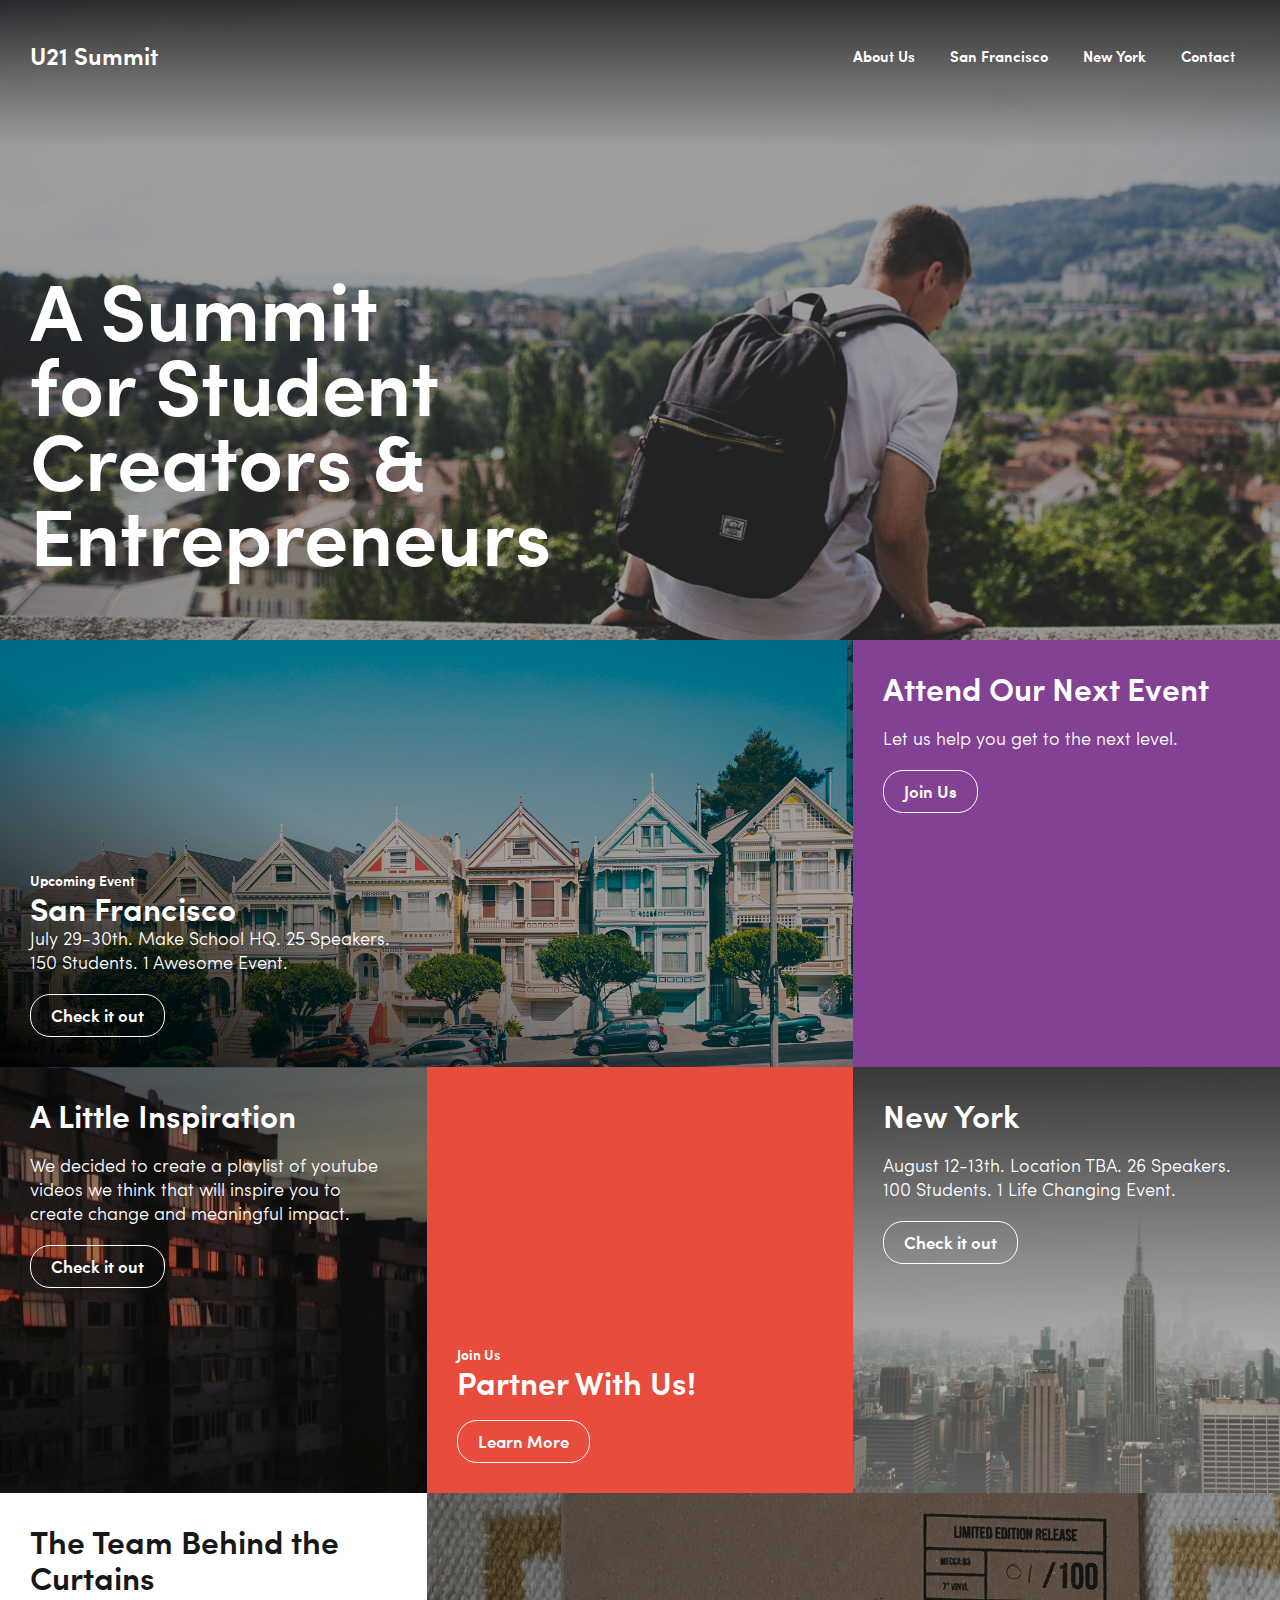
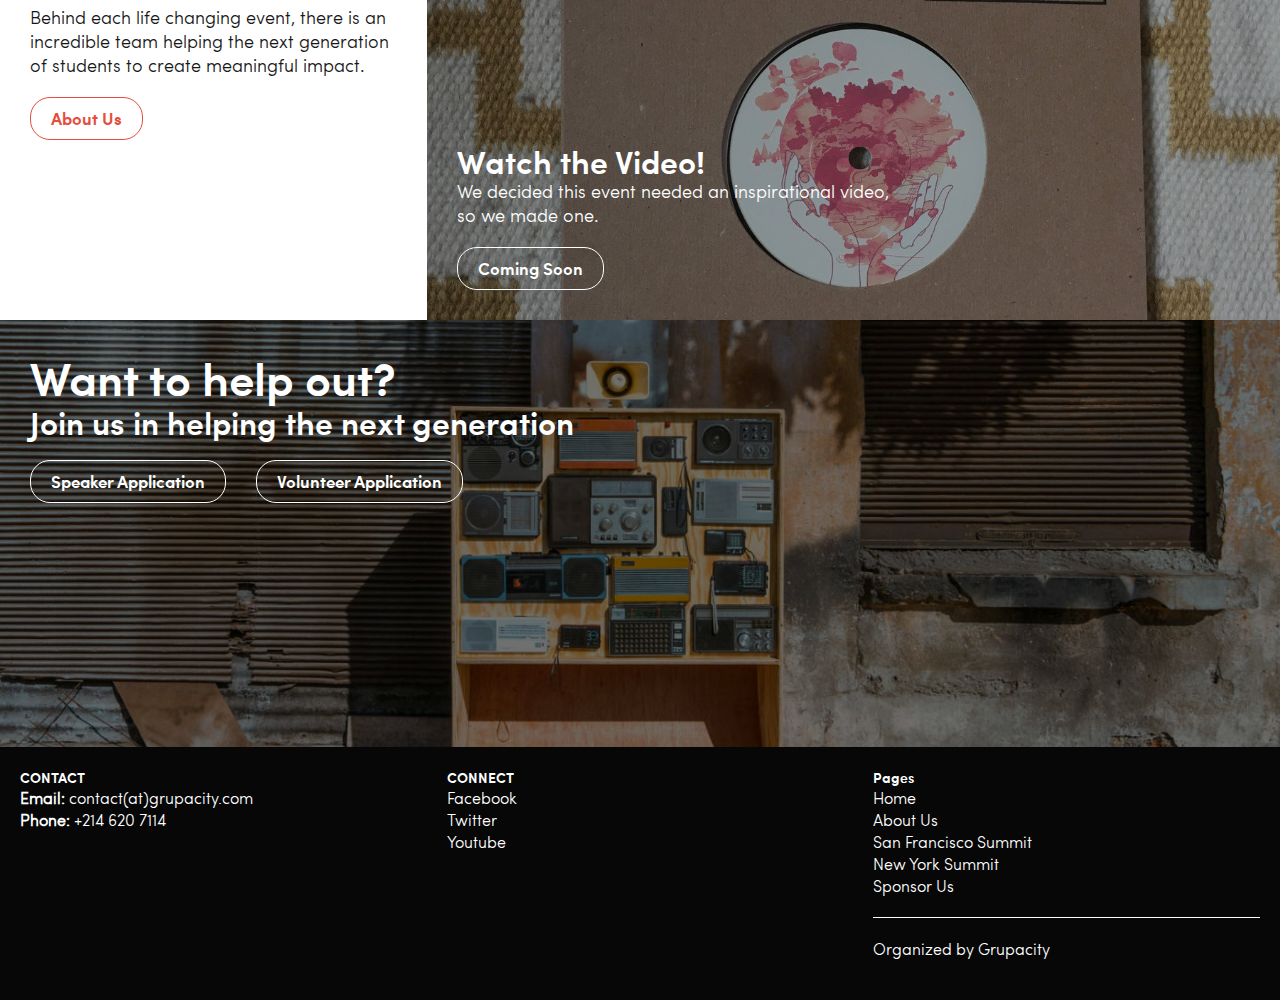
<file: index.html>
<!DOCTYPE html>
<!--  This site was created in Webflow. http://www.webflow.com -->
<!--  Last Published: Mon May 15 2017 05:10:41 GMT+0000 (UTC)  -->
<html data-wf-page="5918e27cfc33a138610a7e42" data-wf-site="5918d7324b6d302cb188f52b">
<head>
  <meta charset="utf-8">
  <title>U21 Summit</title>
  <meta content="The U21 summit is one of the most unforgettable experiences filled with exciting opportunities and amazing chances to network with the brightest young minds of the nation. Students come to learn how to build a successful business, maximize resources, and discover other young talents through technology. This conference aims to bring young entrepreneurs to the limelight, and encourage a community of young makers to help each other grow their business and products. This conference is made for technical and creative minds inspired to create for the next generation." name="description">
  <meta content="U21 Summit - A Summit  for Student Creators &amp;  Entrepreneurs" property="og:title">
  <meta content="The U21 summit is one of the most unforgettable experiences filled with exciting opportunities and amazing chances to network with the brightest young minds of the nation. Students come to learn how to build a successful business, maximize resources, and discover other young talents through technology. This conference aims to bring young entrepreneurs to the limelight, and encourage a community of young makers to help each other grow their business and products. This conference is made for technical and creative minds inspired to create for the next generation." property="og:description">
  <meta content="https://lh3.googleusercontent.com/[base64]w1200-h630-no" property="og:image">
  <meta content="summary" name="twitter:card">
  <meta content="width=device-width, initial-scale=1" name="viewport">
  <meta content="Webflow" name="generator">
  <link href="css/normalize.css" rel="stylesheet" type="text/css">
  <link href="css/webflow.css" rel="stylesheet" type="text/css">
  <link href="css/u21-summit.webflow.css" rel="stylesheet" type="text/css">
  <script src="js/modernizr.js" type="text/javascript"></script>
  <link href="images/32.png" rel="shortcut icon" type="image/x-icon">
  <link href="images/256.png" rel="apple-touch-icon">
</head>
<body class="body">
  <div class="navigation w-nav" data-animation="default" data-collapse="small" data-doc-height="1" data-duration="400">
    <div class="nav-container w-container">
      <div class="menu-button w-nav-button">
        <h1 class="heading-2">U21 Summit</h1>
        <div class="nav-icon w-icon-nav-menu"></div>
      </div><a class="w-inline-block" href="index.html"><h3 class="nav w-hidden-small w-hidden-tiny white">U21 Summit</h3></a>
      <nav class="navmenu w-nav-menu" role="navigation"><a class="nav-link w-nav-link" href="about-us.html">About Us</a><a class="nav-link w-nav-link" href="san-francisco.html">San Francisco</a><a class="nav-link w-nav-link" href="new-york.html">New York</a><a class="nav-link w-nav-link" href="mailto:contact@gruapcity.com?subject=Website Contact">Contact</a>
      </nav>
    </div>
  </div>
  <div class="content-container w-clearfix">
    <div class="video-header">
      <div class="inner-bottom page-top">
        <h1 class="large white">A <span>Summit <br></span>for Student<br>Creators &amp; <br>Entrepreneurs</h1>
      </div>
    </div>
    <div class="box-two-thirds roam">
      <div class="inner-top"></div>
      <div class="inner-bottom">
        <h5 class="white">Upcoming Event</h5>
        <h2 class="white">San Francisco</h2>
        <h4 class="_20px w-hidden-small w-hidden-tiny white">July 29-30th. Make School HQ. 25 Speakers.<br>150 Students. 1 Awesome Event.</h4><a class="button w-button" href="san-francisco.html" target="_blank">Check it out</a>
      </div>
    </div>
    <div class="bodyglow box-one-third">
      <div class="inner-top">
        <h2 class="_20px white">Attend Our Next Event</h2>
        <h4 class="_20px w-hidden-small w-hidden-tiny white">Let us help you get to the next level.</h4><a class="button w-button" href="https://www.eventbrite.com/e/u21-summit-tickets-32218254667?aff=es2" target="_blank">Join Us</a>
      </div>
    </div>
    <div class="box-one-third scorz">
      <div class="inner-top">
        <h2 class="_20px white">A Little Inspiration</h2>
        <h4 class="_20px w-hidden-small w-hidden-tiny white">We decided to create a playlist of youtube videos we think that will inspire you to create change and meaningful impact.</h4><a class="button w-button" href="https://www.youtube.com/playlist?list=PLBCCEzr8oFvjzmIqlQYw3Sdp78m9UgS87" target="_blank">Check it out</a>
      </div>
    </div>
    <div class="accent box-one-third">
      <div class="inner-bottom">
        <h5 class="white">Join Us</h5>
        <h2 class="_20px white">Partner&nbsp;With Us!</h2><a class="button w-button" href="partnerships.html">Learn More</a>
      </div>
    </div>
    <div class="box-one-third oz">
      <div class="inner-top">
        <h2 class="_20px white">New York</h2>
        <h4 class="_20px w-hidden-small w-hidden-tiny white">August 12-13th. Location TBA. 26 Speakers. <br>100 Students. 1 Life Changing Event.</h4><a class="button w-button" href="new-york.html" target="_blank">Check it out</a>
      </div>
    </div>
    <div class="box-one-third">
      <div class="inner-top">
        <h2>The Team Behind the Curtains</h2>
        <h4 class="_20px">Behind each life changing event, there is an incredible team helping the next generation of students to create meaningful impact.</h4><a class="accent-button button w-button" href="about-us.html" target="_blank">About Us</a>
      </div>
    </div>
    <div class="box-two-thirds vinyl">
      <div class="inner-top"></div>
      <div class="inner-bottom">
        <h2 class="white">Watch the Video!</h2>
        <h4 class="_20px w-hidden-small w-hidden-tiny white">We decided this event needed an inspirational video,<br>so we made one.</h4><a class="button w-button" href="#">Coming Soon</a>
      </div>
    </div>
    <div class="box-full">
      <div class="inner-top">
        <h1 class="white">Want to help out?</h1>
        <h2 class="_20px w-hidden-small w-hidden-tiny white">Join us in helping the next generation</h2><a class="button w-button" href="https://airtable.com/shrhblvkARk08Ao2f" target="_blank">Speaker Application</a><a class="button double w-button" href="https://airtable.com/shrrXPupZ0MBbQIMX" target="_blank">Volunteer Application</a>
      </div>
    </div>
  </div>
  <div class="content-container w-clearfix">
    <div class="footer">
      <div class="w-row">
        <div class="column-footer w-col w-col-4">
          <h5 class="white">CONTACT</h5>
          <p class="white"><strong>Email:</strong><a href="mailto:contact@gruapcity.com" class="white-link"> contact(at)grupacity.com</a>
            <br><strong>Phone:</strong> +214 620 7114
          </p>
        </div>
        <div class="column-footer w-col w-col-4">
          <h5 class="white">CONNECT</h5>
          <p class="white"><a target="_blank" href="https://www.facebook.com/U21-Summit-1878389939095928/" class="white-link">Facebook</a>
            <br><a href="https://twitter.com/U21Summit" class="white-link">Twitter<br></a><a href="https://www.youtube.com/channel/UCBYpNmkIz3dNxYr9lkxU9Zw/featured" target="_blank" class="white-link">Youtube</a>
          </p>
        </div>
        <div class="column-footer w-col w-col-4">
          <h5 class="white">Pages</h5>
          <p><a href="index.html" class="white-link">Home<br xmlns="http://www.w3.org/1999/xhtml"></a><a href="about-us.html" class="white-link">About Us<br xmlns="http://www.w3.org/1999/xhtml"></a><a href="san-francisco.html" class="white-link">San Francisco Summit<br xmlns="http://www.w3.org/1999/xhtml"></a><a href="new-york.html" class="white-link">New York Summit<br xmlns="http://www.w3.org/1999/xhtml"></a><a href="partnerships.html" class="white-link">Sponsor Us</a>
          </p>
          <div class="line"></div>
          <p class="white">Organized by Grupacity</p>
        </div>
      </div>
    </div>
  </div>
  <script src="https://ajax.googleapis.com/ajax/libs/jquery/2.2.0/jquery.min.js" type="text/javascript"></script>
  <script src="js/webflow.js" type="text/javascript"></script>
  <!-- [if lte IE 9]><script src="https://cdnjs.cloudflare.com/ajax/libs/placeholders/3.0.2/placeholders.min.js"></script><![endif] -->
</body>
</html>
</file>
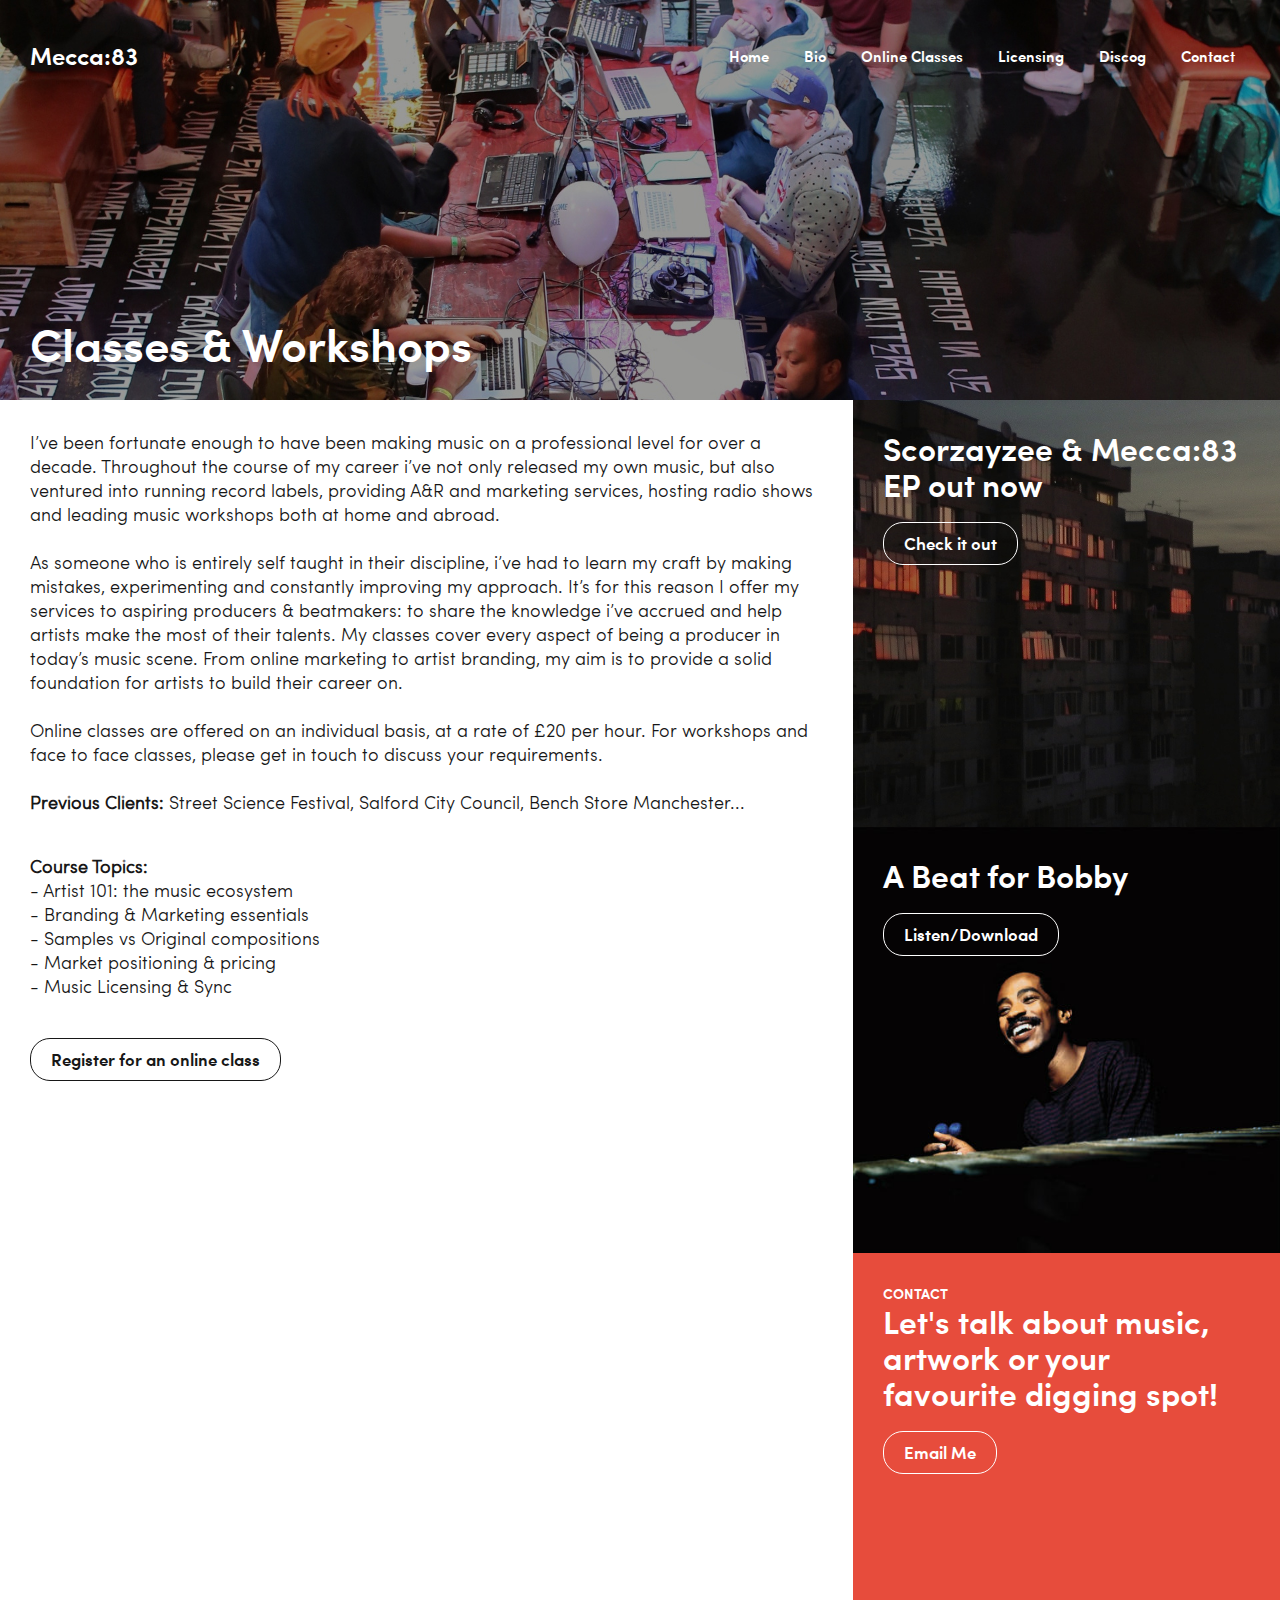
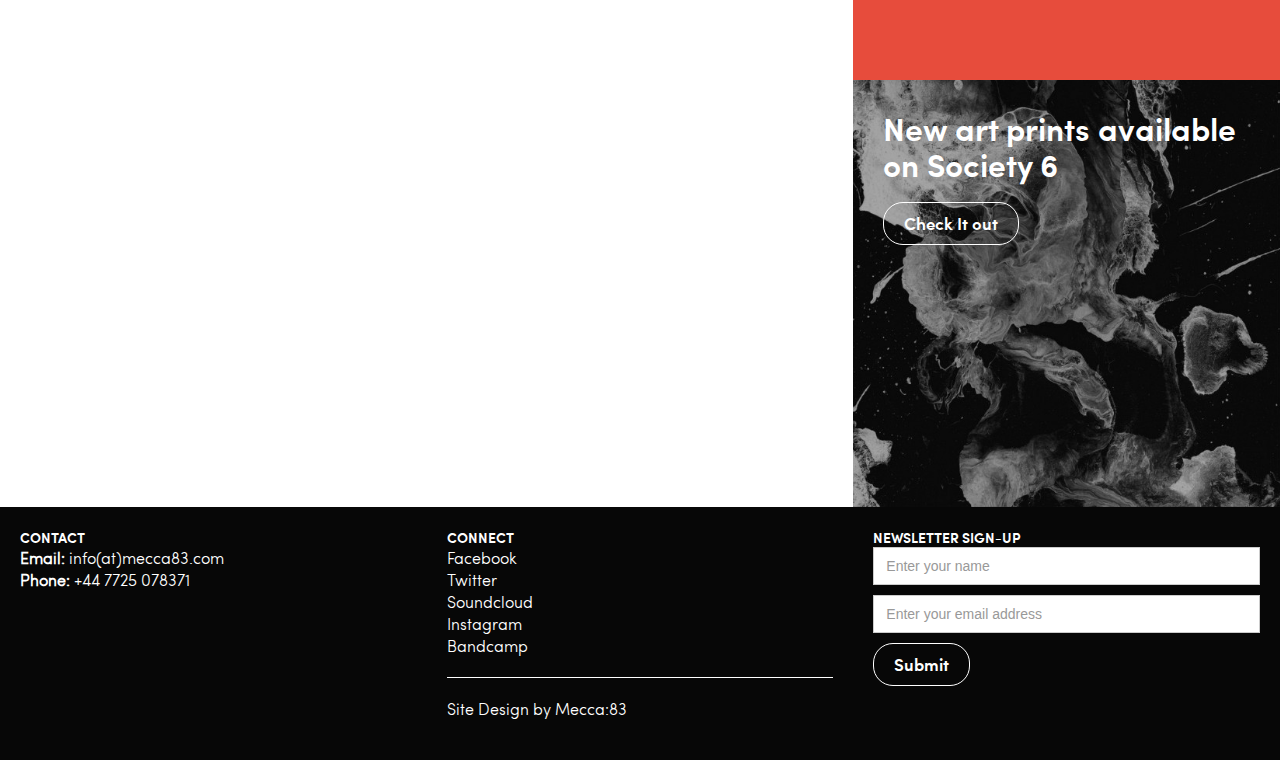
<file: classes.html>
<!DOCTYPE html>
<!--  This site was created in Webflow. http://www.webflow.com -->
<!--  Last Published: Mon May 15 2017 05:10:41 GMT+0000 (UTC)  -->
<html data-wf-page="5918d7324b6d302cb188f537" data-wf-site="5918d7324b6d302cb188f52b">
<head>
  <meta charset="utf-8">
  <title>classes</title>
  <meta content="The U21 summit is one of the most unforgettable experiences filled with exciting opportunities and amazing chances to network with the brightest young minds of the nation. Students come to learn how to build a successful business, maximize resources, and discover other young talents through technology. This conference aims to bring young entrepreneurs to the limelight, and encourage a community of young makers to help each other grow their business and products. This conference is made for technical and creative minds inspired to create for the next generation." name="description">
  <meta content="classes" property="og:title">
  <meta content="width=device-width, initial-scale=1" name="viewport">
  <meta content="Webflow" name="generator">
  <link href="css/normalize.css" rel="stylesheet" type="text/css">
  <link href="css/webflow.css" rel="stylesheet" type="text/css">
  <link href="css/u21-summit.webflow.css" rel="stylesheet" type="text/css">
  <script src="js/modernizr.js" type="text/javascript"></script>
  <link href="images/32.png" rel="shortcut icon" type="image/x-icon">
  <link href="images/256.png" rel="apple-touch-icon">
</head>
<body>
  <div class="navigation w-nav" data-animation="default" data-collapse="small" data-doc-height="1" data-duration="400">
    <div class="nav-container w-container">
      <div class="menu-button w-nav-button">
        <div class="nav-icon w-icon-nav-menu"></div>
      </div>
      <h3 class="nav w-hidden-small w-hidden-tiny white">Mecca:83</h3>
      <nav class="navmenu w-nav-menu" role="navigation"><a class="nav-link w-hidden-small w-hidden-tiny w-nav-link" href="old-home.html">Home</a><a class="nav-link w-nav-link" href="partnerships.html">Bio</a><a class="nav-link w-nav-link" href="classes.html">Online Classes</a><a class="nav-link w-nav-link" href="licensing.html">Licensing</a><a class="nav-link w-nav-link" href="about-us.html">Discog</a><a class="nav-link w-nav-link" href="mailto:rise.hiphop@gmail.com?subject=Website%20Contact">Contact</a>
      </nav>
    </div>
  </div>
  <div class="content-container">
    <div class="classes header-subpage">
      <div class="inner-bottom page-top">
        <h1 class="white">Classes &amp; Workshops</h1>
      </div>
    </div>
  </div>
  <div class="content-container w-clearfix white-bg">
    <div class="column-two-thirds">
      <h4 class="_40px">I’ve been fortunate enough to have been making music on a professional level for over a decade. Throughout the course of my career i’ve not only released my own music, but also ventured into running record labels, providing A&amp;R and marketing services, hosting radio shows and leading music workshops both at home and abroad. <br><br>As someone who is entirely self taught in their discipline, i’ve had to learn my craft by making mistakes, experimenting and constantly improving my approach. It’s for this reason I offer my services to aspiring producers &amp; beatmakers: to share the knowledge i’ve accrued and help artists make the most of their talents. My classes cover every aspect of being a producer in today’s music scene. From online marketing to artist branding, my aim is to provide a solid foundation for artists to build their career on.<br><br>Online classes are offered on an individual basis, at a rate of £20 per hour. For workshops and face to face classes, please get in touch to discuss your requirements.<br><br><strong>Previous Clients:</strong> Street Science Festival, Salford City Council, Bench Store Manchester...</h4>
      <h4 class="_40px"><strong>Course Topics:</strong>&nbsp;<br>- Artist 101: the music ecosystem<br>- Branding &amp; Marketing essentials<br>- Samples vs Original compositions<br>- Market positioning &amp; pricing<br>- Music Licensing &amp; Sync</h4><a class="_20px black-button button w-button" href="mailto:info@mecca83.com?subject=Website Contact" target="_blank">Register for an online class</a>
    </div>
    <div class="column-one-third w-clearfix">
      <div class="block-subpage new2">
        <div class="inner-top">
          <h2 class="_20px white">Scorzayzee &amp; Mecca:83 EP out now</h2><a class="button w-button" href="http://smarturl.it/3eeye7" target="_blank">Check it out</a>
        </div>
      </div>
      <div class="block-subpage new1">
        <div class="inner-top">
          <h2 class="_20px white">A Beat for Bobby</h2><a class="button w-button" href="https://soundcloud.com/solar-sound-system/for-bobby" target="_blank">Listen/Download</a>
        </div>
      </div>
      <div class="accent block-subpage">
        <div class="inner-top">
          <h5 class="white">CONTACT</h5>
          <h2 class="_20px white">Let's talk about music, artwork or your favourite digging spot!</h2><a class="button w-button" href="mailto:rise.hiphop@gmail.com?subject=Website%20Contact">Email Me</a>
        </div>
      </div>
      <div class="block-subpage new3">
        <div class="inner-top">
          <h2 class="_20px white">New art prints available on Society 6</h2><a class="button w-button" href="http://society6.com/mecca83">Check It out</a>
        </div>
      </div>
    </div>
  </div>
  <div class="content-container w-clearfix">
    <div class="footer">
      <div class="w-row">
        <div class="column-footer w-col w-col-4">
          <h5 class="white">CONTACT</h5>
          <p class="white"><strong>Email:</strong> info(at)mecca83.com
            <br><strong>Phone:</strong> +44 7725 078371
           </p>
        </div>
        <div class="column-footer w-col w-col-4">
          <h5 class="white">CONNECT</h5>
          <p class="white"><a target="_blank" href="http://facebook.com/mecca83beats" class="white-link">Facebook</a>
            <br><a target="_blank" href="http://twitter.com/solarsounds" class="white-link">Twitter</a>
            <br><a target="_blank" href="http://soundcloud.com/solar-sound-system" class="white-link">Soundcloud</a>
            <br><a target="_blank" href="http://instagram.com/mecca83" class="white-link">Instagram</a>
            <br><a href="http://solarsoundsystem.bandcamp.com" target="_blank" class="white-link">Bandcamp</a>
          </p>
          <div class="line"></div>
          <p class="white">Site Design by Mecca:83</p>
        </div>
        <div class="column-footer w-col w-col-4">
          <div class="w-form">
            <h5 class="white">NEWSLETTER SIGN-UP</h5>
            <form class="newsletter-signup" data-name="Email Form" id="email-form" name="email-form">
              <input class="w-input" data-name="Name 3" id="name-3" maxlength="256" name="name-3" placeholder="Enter your name" type="text">
              <input class="w-input" data-name="Email 3" id="email-3" maxlength="256" name="email-3" placeholder="Enter your email address" required="required" type="email">
              <input class="button w-button" data-wait="Please wait..." type="submit" value="Submit">
            </form>
            <div class="w-form-done">
              <div>Thank you! You have been added to our mailing list :-)</div>
            </div>
            <div class="w-form-fail">
              <div>Oops! Something went wrong while submitting the form</div>
            </div>
          </div>
        </div>
      </div>
    </div>
  </div>
  <script src="https://ajax.googleapis.com/ajax/libs/jquery/2.2.0/jquery.min.js" type="text/javascript"></script>
  <script src="js/webflow.js" type="text/javascript"></script>
  <!-- [if lte IE 9]><script src="https://cdnjs.cloudflare.com/ajax/libs/placeholders/3.0.2/placeholders.min.js"></script><![endif] -->
</body>
</html>
</file>
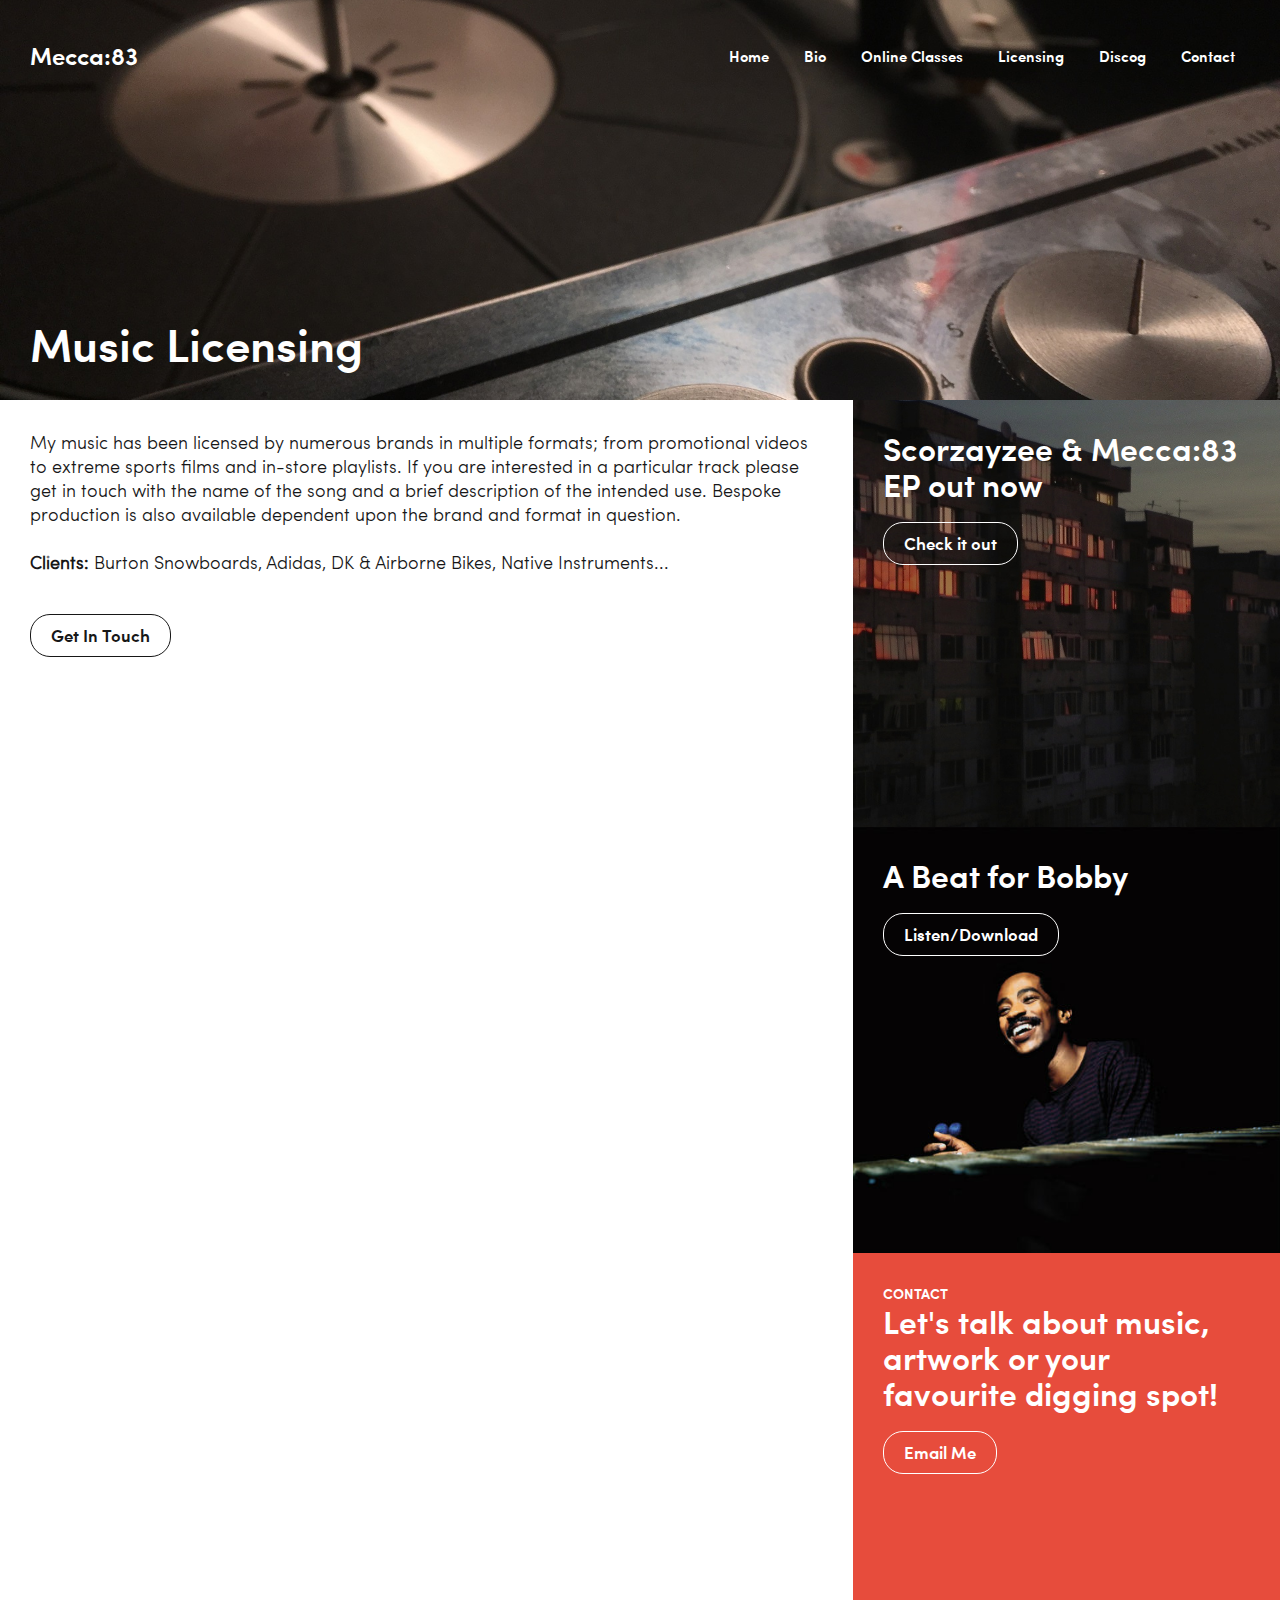
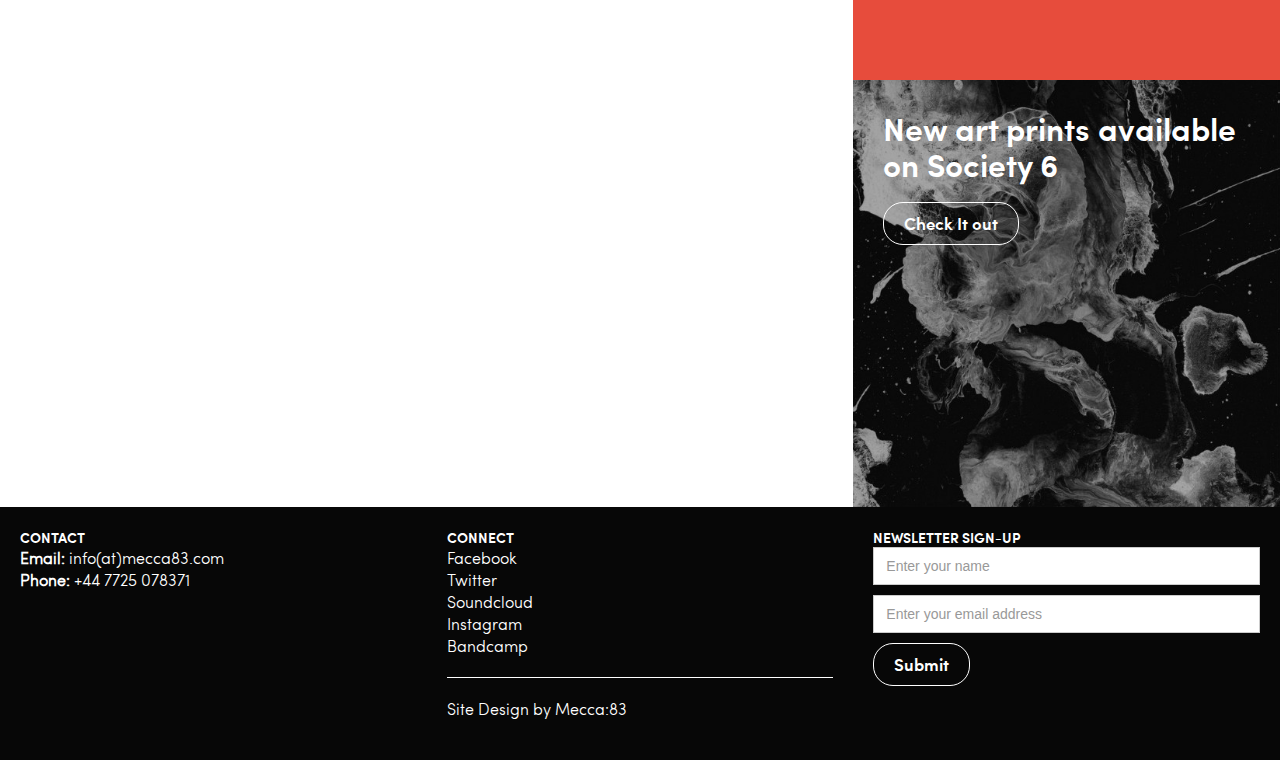
<file: licensing.html>
<!DOCTYPE html>
<!--  This site was created in Webflow. http://www.webflow.com -->
<!--  Last Published: Mon May 15 2017 05:10:41 GMT+0000 (UTC)  -->
<html data-wf-page="5918d7324b6d302cb188f53a" data-wf-site="5918d7324b6d302cb188f52b">
<head>
  <meta charset="utf-8">
  <title>Licensing</title>
  <meta content="The U21 summit is one of the most unforgettable experiences filled with exciting opportunities and amazing chances to network with the brightest young minds of the nation. Students come to learn how to build a successful business, maximize resources, and discover other young talents through technology. This conference aims to bring young entrepreneurs to the limelight, and encourage a community of young makers to help each other grow their business and products. This conference is made for technical and creative minds inspired to create for the next generation." name="description">
  <meta content="Licensing" property="og:title">
  <meta content="width=device-width, initial-scale=1" name="viewport">
  <meta content="Webflow" name="generator">
  <link href="css/normalize.css" rel="stylesheet" type="text/css">
  <link href="css/webflow.css" rel="stylesheet" type="text/css">
  <link href="css/u21-summit.webflow.css" rel="stylesheet" type="text/css">
  <script src="js/modernizr.js" type="text/javascript"></script>
  <link href="images/32.png" rel="shortcut icon" type="image/x-icon">
  <link href="images/256.png" rel="apple-touch-icon">
</head>
<body>
  <div class="navigation w-nav" data-animation="default" data-collapse="small" data-doc-height="1" data-duration="400">
    <div class="nav-container w-container">
      <div class="menu-button w-nav-button">
        <div class="nav-icon w-icon-nav-menu"></div>
      </div>
      <h3 class="nav w-hidden-small w-hidden-tiny white">Mecca:83</h3>
      <nav class="navmenu w-nav-menu" role="navigation"><a class="nav-link w-hidden-small w-hidden-tiny w-nav-link" href="old-home.html">Home</a><a class="nav-link w-nav-link" href="partnerships.html">Bio</a><a class="nav-link w-nav-link" href="classes.html">Online Classes</a><a class="nav-link w-nav-link" href="licensing.html">Licensing</a><a class="nav-link w-nav-link" href="about-us.html">Discog</a><a class="nav-link w-nav-link" href="mailto:rise.hiphop@gmail.com?subject=Website%20Contact">Contact</a>
      </nav>
    </div>
  </div>
  <div class="content-container">
    <div class="header-subpage licensing">
      <div class="inner-bottom page-top">
        <h1 class="white">Music Licensing</h1>
      </div>
    </div>
  </div>
  <div class="content-container w-clearfix white-bg">
    <div class="column-two-thirds">
      <h4 class="_40px">My music has been licensed by numerous brands in multiple formats; from promotional videos to extreme sports films and in-store playlists. If you are interested in a particular track please get in touch with the name of the song and a brief description of the intended use. Bespoke production is also available dependent upon the brand and format in question.<br><br><strong>Clients:</strong> Burton Snowboards, Adidas, DK &amp; Airborne Bikes, Native Instruments...</h4><a class="_20px black-button button w-button" href="mailto:info@mecca83.com?subject=Website Contact" target="_blank">Get In Touch</a>
      <div class="video-tile w-embed w-video" style="padding-top: 56.27659574468085%;">
        <iframe class="embedly-embed" src="https://cdn.embedly.com/widgets/media.html?src=https%3A%2F%2Fplayer.vimeo.com%2Fvideo%2F114060646&url=https%3A%2F%2Fvimeo.com%2F114060646&image=https%3A%2F%2Fi.vimeocdn.com%2Fvideo%2F499600838_1280.jpg&key=c4e54deccf4d4ec997a64902e9a30300&type=text%2Fhtml&schema=vimeo" scrolling="no" frameborder="0" allowfullscreen=""></iframe>
      </div>
    </div>
    <div class="column-one-third w-clearfix">
      <div class="block-subpage new2">
        <div class="inner-top">
          <h2 class="_20px white">Scorzayzee &amp; Mecca:83 EP out now</h2><a class="button w-button" href="http://smarturl.it/3eeye7" target="_blank">Check it out</a>
        </div>
      </div>
      <div class="block-subpage new1">
        <div class="inner-top">
          <h2 class="_20px white">A Beat for Bobby</h2><a class="button w-button" href="https://soundcloud.com/solar-sound-system/for-bobby" target="_blank">Listen/Download</a>
        </div>
      </div>
      <div class="accent block-subpage">
        <div class="inner-top">
          <h5 class="white">CONTACT</h5>
          <h2 class="_20px white">Let's talk about music, artwork or your favourite digging spot!</h2><a class="button w-button" href="mailto:rise.hiphop@gmail.com?subject=Website%20Contact">Email Me</a>
        </div>
      </div>
      <div class="block-subpage new3">
        <div class="inner-top">
          <h2 class="_20px white">New art prints available on Society 6</h2><a class="button w-button" href="http://society6.com/mecca83">Check It out</a>
        </div>
      </div>
    </div>
  </div>
  <div class="content-container w-clearfix">
    <div class="footer">
      <div class="w-row">
        <div class="column-footer w-col w-col-4">
          <h5 class="white">CONTACT</h5>
          <p class="white"><strong>Email:</strong> info(at)mecca83.com
            <br><strong>Phone:</strong> +44 7725 078371
            <br></p>
        </div>
        <div class="column-footer w-col w-col-4">
          <h5 class="white">CONNECT</h5>
          <p class="white"><a target="_blank" href="http://facebook.com/mecca83beats" class="white-link">Facebook</a>
            <br><a target="_blank" href="http://twitter.com/solarsounds" class="white-link">Twitter</a>
            <br><a target="_blank" href="http://soundcloud.com/solar-sound-system" class="white-link">Soundcloud</a>
            <br><a target="_blank" href="http://instagram.com/mecca83" class="white-link">Instagram</a>
            <br><a href="http://solarsoundsystem.bandcamp.com" target="_blank" class="white-link">Bandcamp</a>
          </p>
          <div class="line"></div>
          <p class="white">Site Design by Mecca:83</p>
        </div>
        <div class="column-footer w-col w-col-4">
          <div class="w-form">
            <h5 class="white">NEWSLETTER SIGN-UP</h5>
            <form class="newsletter-signup" data-name="Email Form" id="email-form" name="email-form">
              <input class="w-input" data-name="Name 3" id="name-3" maxlength="256" name="name-3" placeholder="Enter your name" type="text">
              <input class="w-input" data-name="Email 3" id="email-3" maxlength="256" name="email-3" placeholder="Enter your email address" required="required" type="email">
              <input class="button w-button" data-wait="Please wait..." type="submit" value="Submit">
            </form>
            <div class="w-form-done">
              <div>Thank you! You have been added to our mailing list :-)</div>
            </div>
            <div class="w-form-fail">
              <div>Oops! Something went wrong while submitting the form</div>
            </div>
          </div>
        </div>
      </div>
    </div>
  </div>
  <script src="https://ajax.googleapis.com/ajax/libs/jquery/2.2.0/jquery.min.js" type="text/javascript"></script>
  <script src="js/webflow.js" type="text/javascript"></script>
  <!-- [if lte IE 9]><script src="https://cdnjs.cloudflare.com/ajax/libs/placeholders/3.0.2/placeholders.min.js"></script><![endif] -->
</body>
</html>
</file>
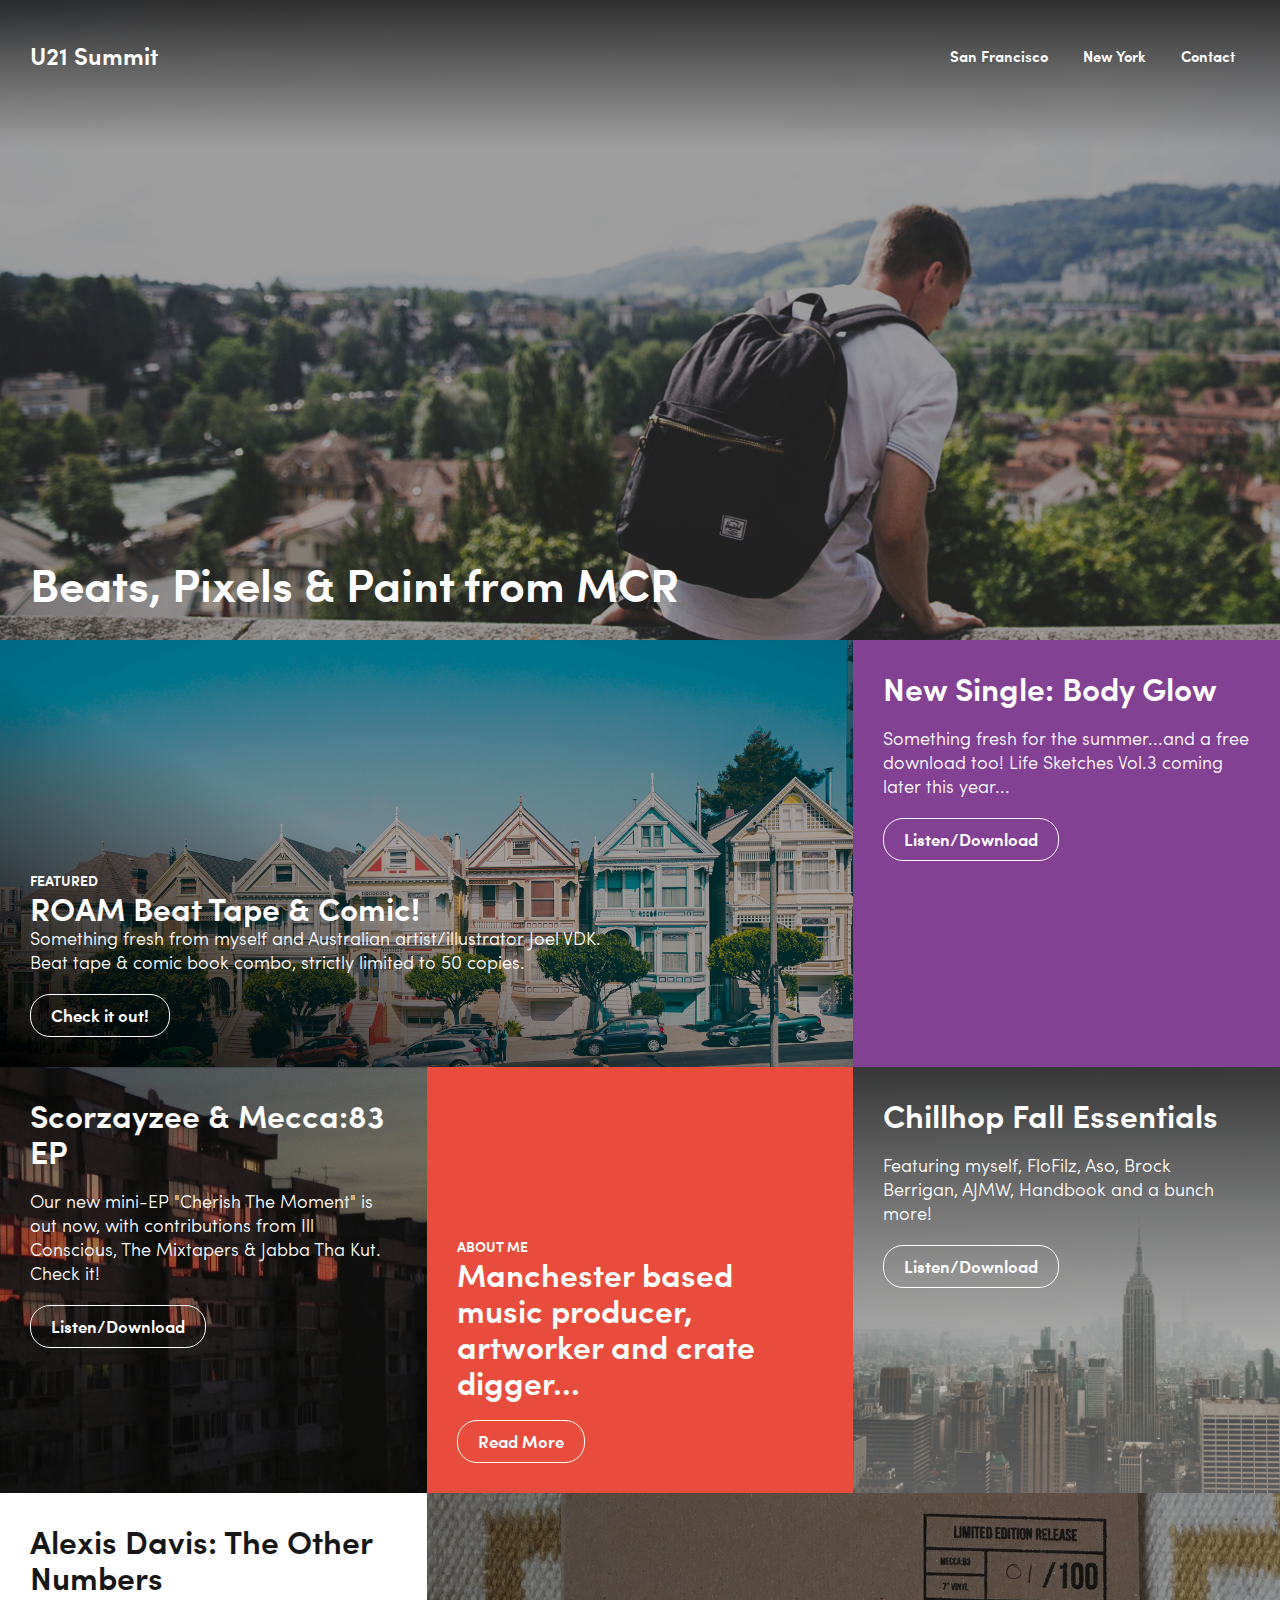
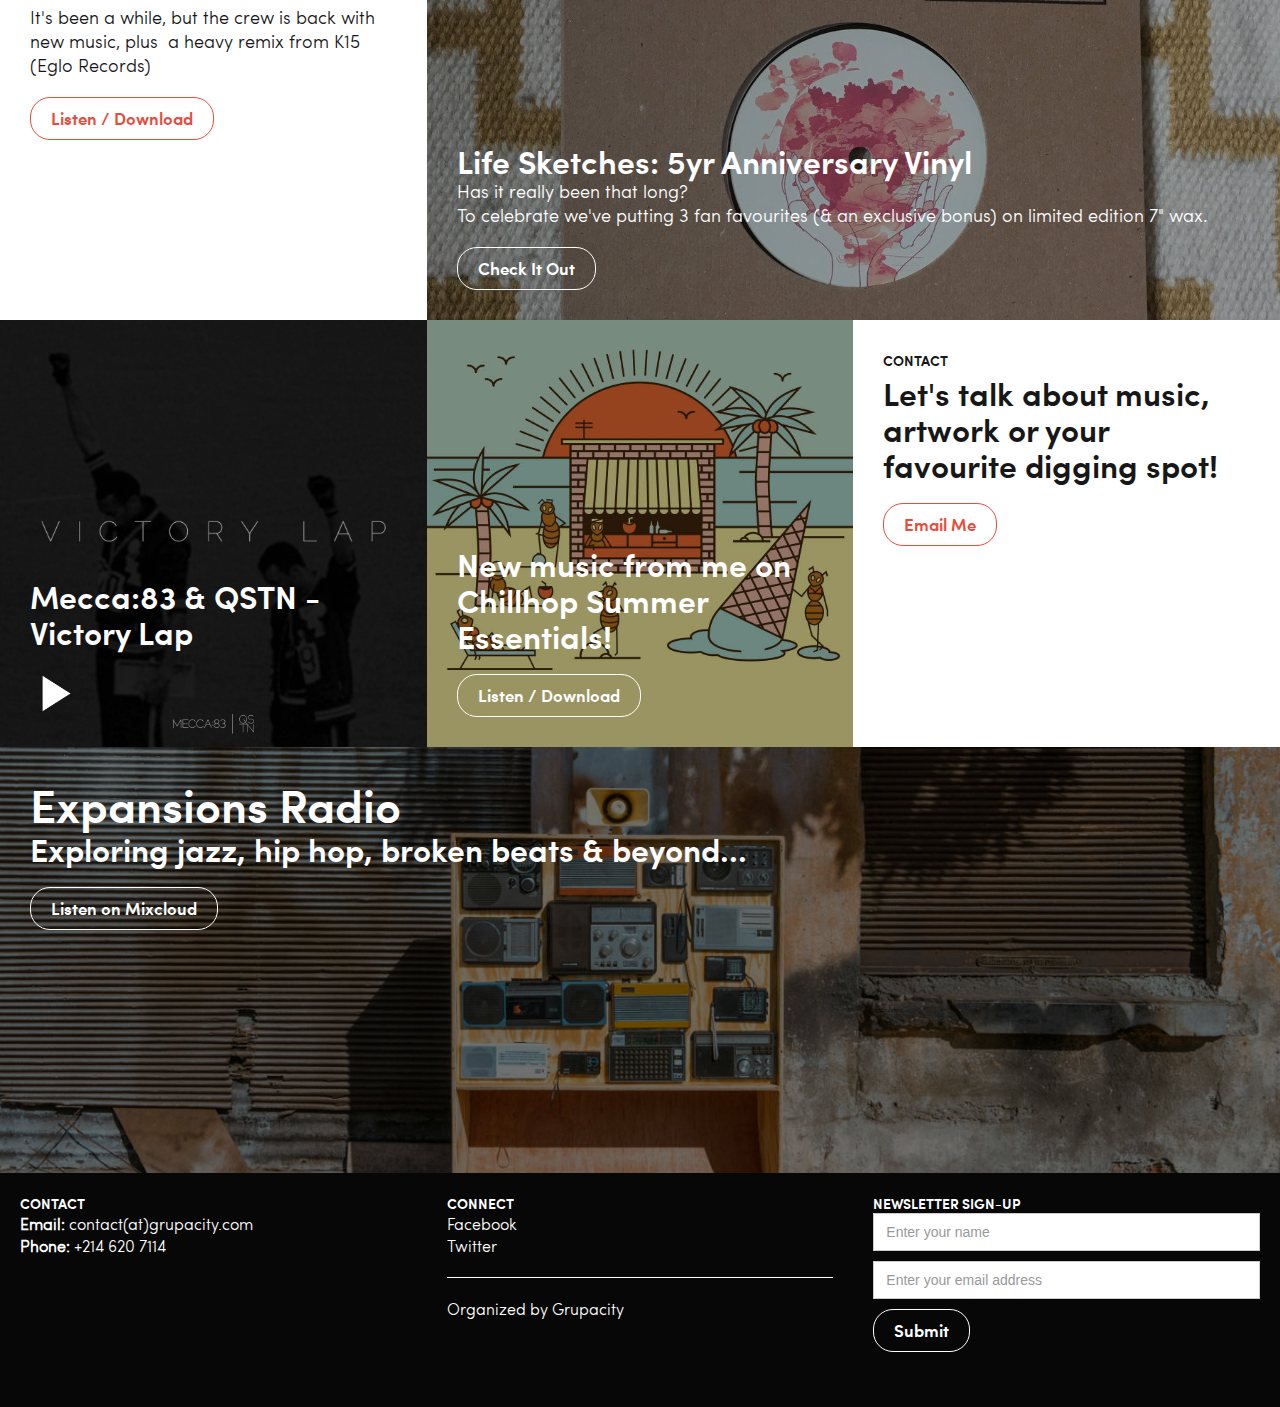
<file: old-home.html>
<!DOCTYPE html>
<!--  This site was created in Webflow. http://www.webflow.com -->
<!--  Last Published: Mon May 15 2017 05:10:41 GMT+0000 (UTC)  -->
<html data-wf-page="5918d7324b6d302cb188f52f" data-wf-site="5918d7324b6d302cb188f52b">
<head>
  <meta charset="utf-8">
  <title>U21 Summit</title>
  <meta content="The U21 summit is one of the most unforgettable experiences filled with exciting opportunities and amazing chances to network with the brightest young minds of the nation. Students come to learn how to build a successful business, maximize resources, and discover other young talents through technology. This conference aims to bring young entrepreneurs to the limelight, and encourage a community of young makers to help each other grow their business and products. This conference is made for technical and creative minds inspired to create for the next generation." name="description">
  <meta content="width=device-width, initial-scale=1" name="viewport">
  <meta content="Webflow" name="generator">
  <link href="css/normalize.css" rel="stylesheet" type="text/css">
  <link href="css/webflow.css" rel="stylesheet" type="text/css">
  <link href="css/u21-summit.webflow.css" rel="stylesheet" type="text/css">
  <script src="js/modernizr.js" type="text/javascript"></script>
  <link href="images/32.png" rel="shortcut icon" type="image/x-icon">
  <link href="images/256.png" rel="apple-touch-icon">
</head>
<body class="body">
  <div class="navigation w-nav" data-animation="default" data-collapse="small" data-doc-height="1" data-duration="400">
    <div class="nav-container w-container">
      <div class="menu-button w-nav-button">
        <div class="nav-icon w-icon-nav-menu"></div>
      </div>
      <h3 class="nav w-hidden-small w-hidden-tiny white">U21 Summit</h3>
      <nav class="navmenu w-nav-menu" role="navigation"><a class="nav-link w-hidden-small w-hidden-tiny w-nav-link" href="old-home.html">San Francisco</a><a class="nav-link w-nav-link" href="partnerships.html">New York</a><a class="nav-link w-nav-link" href="mailto:rise.hiphop@gmail.com?subject=Website%20Contact">Contact</a>
      </nav>
    </div>
  </div>
  <div class="content-container w-clearfix">
    <div class="video-header">
      <div class="inner-bottom page-top">
        <h1 class="white">Beats, Pixels &amp; Paint from MCR</h1>
      </div>
    </div>
    <div class="box-two-thirds roam">
      <div class="inner-top"></div>
      <div class="inner-bottom">
        <h5 class="white">FEATURED</h5>
        <h2 class="white">ROAM Beat Tape &amp; Comic!</h2>
        <h4 class="_20px w-hidden-small w-hidden-tiny white">Something fresh from myself and Australian artist/illustrator Joel VDK.<br>Beat tape &amp; comic book combo, strictly limited to 50 copies.</h4><a class="button w-button" href="https://solarsoundsystem.bandcamp.com/album/roam" target="_blank">Check it out!</a>
      </div>
    </div>
    <div class="bodyglow box-one-third">
      <div class="inner-top">
        <h2 class="_20px white">New Single: Body Glow</h2>
        <h4 class="_20px w-hidden-small w-hidden-tiny white">Something fresh for the summer...and a free download too! Life Sketches Vol.3 coming later this year...</h4><a class="button w-button" href="https://solarsoundsystem.bandcamp.com/track/body-glow-2" target="_blank">Listen/Download</a>
      </div>
    </div>
    <div class="box-one-third scorz">
      <div class="inner-top">
        <h2 class="_20px white">Scorzayzee &amp; Mecca:83 EP</h2>
        <h4 class="_20px w-hidden-small w-hidden-tiny white">Our new mini-EP "Cherish The Moment" is out now, with contributions from Ill Conscious, The Mixtapers &amp; Jabba Tha Kut. Check it!</h4><a class="button w-button" href="http://smarturl.it/3eeye7" target="_blank">Listen/Download</a>
      </div>
    </div>
    <div class="accent box-one-third">
      <div class="inner-bottom">
        <h5 class="white">ABOUT ME</h5>
        <h2 class="_20px white">Manchester based music producer, artworker and crate digger...</h2><a class="button w-button" href="partnerships.html">Read More</a>
      </div>
    </div>
    <div class="box-one-third oz">
      <div class="inner-top">
        <h2 class="_20px white">Chillhop Fall Essentials</h2>
        <h4 class="_20px w-hidden-small w-hidden-tiny white">Featuring myself, FloFilz, Aso, Brock Berrigan, AJMW, Handbook and a bunch more!</h4><a class="button w-button" href="https://chillhop.bandcamp.com/album/chillhop-essentials-fall-2016" target="_blank">Listen/Download</a>
      </div>
    </div>
    <div class="box-one-third">
      <div class="inner-top">
        <h2>Alexis Davis: The Other Numbers</h2>
        <h4 class="_20px">It's been a while, but the crew is back with new music, plus &nbsp;a heavy remix from K15 (Eglo Records)</h4><a class="accent-button button w-button" href="https://solarsoundsystem.bandcamp.com/album/the-other-numbers" target="_blank">Listen / Download</a>
      </div>
    </div>
    <div class="box-two-thirds vinyl">
      <div class="inner-top"></div>
      <div class="inner-bottom">
        <h2 class="white">Life Sketches: 5yr Anniversary Vinyl</h2>
        <h4 class="_20px w-hidden-small w-hidden-tiny white">Has it really been that long?<br>To celebrate we've putting 3 fan favourites (&amp; an exclusive bonus) on limited edition 7" wax.</h4><a class="button w-button" href="https://solarsoundsystem.bandcamp.com/album/life-sketches-5-year-anniversary-vinyl" target="_blank">Check It Out</a>
      </div>
    </div>
    <div class="box-one-third vlap">
      <div class="inner-bottom"><a class="lightbox-video w-inline-block w-lightbox" href="#"><h2 class="_20px white">Mecca:83 &amp; QSTN - Victory Lap</h2><img class="play" src="images/arrows.png" width="45"><script class="w-json" type="application/json">{ "items": [{
  "type": "video",
  "html": "<iframe class=\"embedly-embed\" src=\"https://cdn.embedly.com/widgets/media.html?src=https%3A%2F%2Fwww.youtube.com%2Fembed%2Fh1-q6VfPmBo%3Fautoplay%3D1%26feature%3Doembed&url=http%3A%2F%2Fwww.youtube.com%2Fwatch%3Fv%3Dh1-q6VfPmBo&image=https%3A%2F%2Fi.ytimg.com%2Fvi%2Fh1-q6VfPmBo%2Fhqdefault.jpg&key=c4e54deccf4d4ec997a64902e9a30300&autoplay=1&type=text%2Fhtml&schema=youtube\" width=\"940\" height=\"528\" scrolling=\"no\" frameborder=\"0\" allowfullscreen></iframe>",
  "thumbnailUrl": "https://i.embed.ly/1/image?url=https%3A%2F%2Fi.ytimg.com%2Fvi%2Fh1-q6VfPmBo%2Fhqdefault.jpg&key=866738f8f18b4394a18e371517a66ae0",
  "width": 940,
  "height": 528,
  "url": "http://www.youtube.com/watch?v=h1-q6VfPmBo"
}] }</script></a>
      </div>
    </div>
    <div class="box-one-third dayejack">
      <div class="inner-bottom">
        <h2 class="_20px white">New music from me on Chillhop Summer Essentials!</h2><a class="button w-button" href="https://chillhop.bandcamp.com/album/chillhop-essentials-summer-2016" target="_blank">Listen / Download</a>
      </div>
    </div>
    <div class="box-one-third">
      <div class="inner-top">
        <h5>CONTACT</h5>
        <h2 class="_20px">Let's talk about music, artwork or your favourite digging spot!</h2><a class="accent-button button w-button" href="mailto:rise.hiphop@gmail.com?subject=Website%20Contact">Email Me</a>
      </div>
    </div>
    <div class="box-full">
      <div class="inner-top">
        <h1 class="white">Expansions Radio</h1>
        <h2 class="_20px w-hidden-small w-hidden-tiny white">Exploring jazz, hip hop, broken beats &amp; beyond...</h2><a class="button w-button" href="https://www.mixcloud.com/expansionscollective/" target="_blank">Listen on Mixcloud</a>
      </div>
    </div>
  </div>
  <div class="content-container w-clearfix">
    <div class="footer">
      <div class="w-row">
        <div class="column-footer w-col w-col-4">
          <h5 class="white">CONTACT</h5>
          <p class="white"><strong>Email:</strong> contact(at)grupacity.com
            <br><strong>Phone:</strong> +214 620 7114
            <br></p>
        </div>
        <div class="column-footer w-col w-col-4">
          <h5 class="white">CONNECT</h5>
          <p class="white"><a target="_blank" href="http://facebook.com/mecca83beats" class="white-link">Facebook</a>
            <br><a target="_blank" href="http://twitter.com/solarsounds" class="white-link">Twitter</a>
          </p>
          <div class="line"></div>
          <p class="white">Organized by Grupacity</p>
        </div>
        <div class="column-footer w-col w-col-4">
          <div class="w-form">
            <h5 class="white">NEWSLETTER SIGN-UP</h5>
            <form class="newsletter-signup" data-name="Email Form" id="email-form" name="email-form">
              <input class="w-input" data-name="Name" id="name" maxlength="256" name="name" placeholder="Enter your name" type="text">
              <input class="w-input" data-name="Email" id="email" maxlength="256" name="email" placeholder="Enter your email address" required="required" type="email">
              <input class="button w-button" data-wait="Please wait..." type="submit" value="Submit">
            </form>
            <div class="w-form-done">
              <div>Thank you! You have been added to our mailing list :-)</div>
            </div>
            <div class="w-form-fail">
              <div>Oops! Something went wrong while submitting the form</div>
            </div>
          </div>
        </div>
      </div>
    </div>
  </div>
  <script src="https://ajax.googleapis.com/ajax/libs/jquery/2.2.0/jquery.min.js" type="text/javascript"></script>
  <script src="js/webflow.js" type="text/javascript"></script>
  <!-- [if lte IE 9]><script src="https://cdnjs.cloudflare.com/ajax/libs/placeholders/3.0.2/placeholders.min.js"></script><![endif] -->
</body>
</html>
</file>
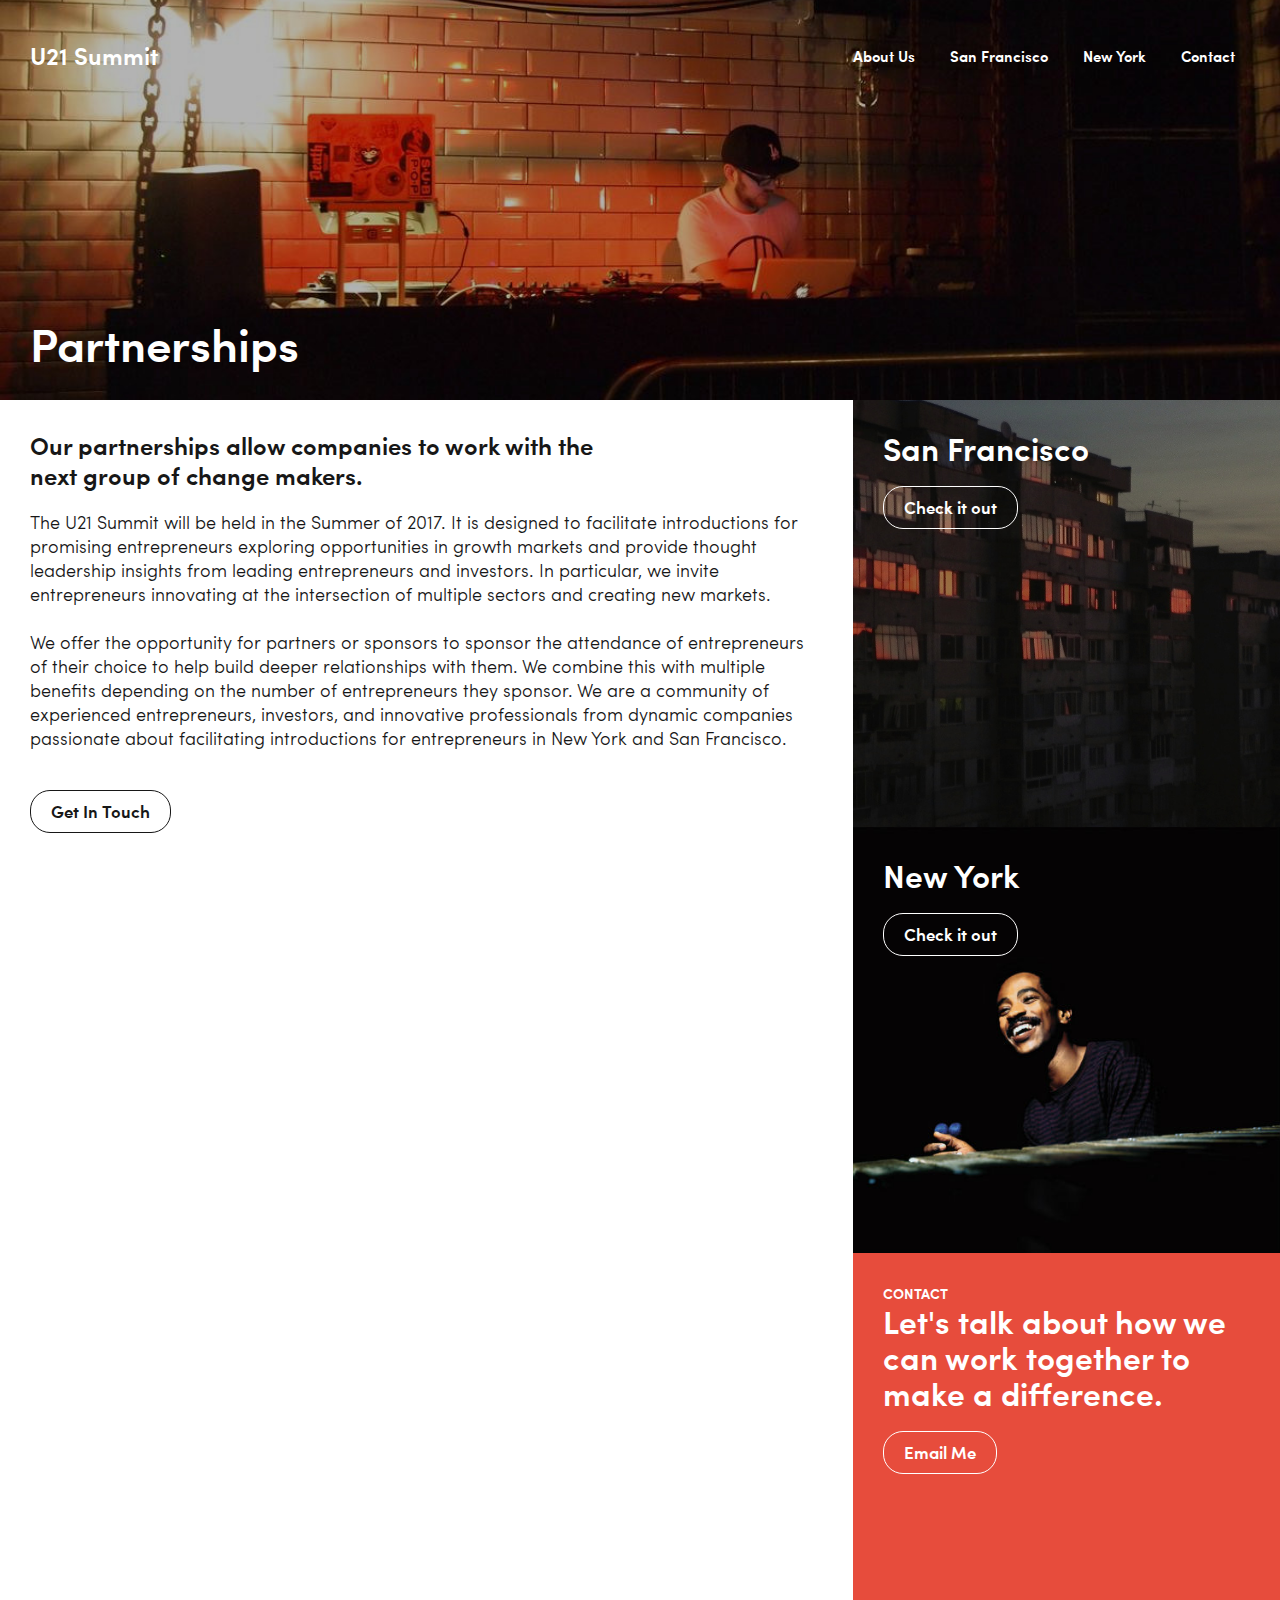
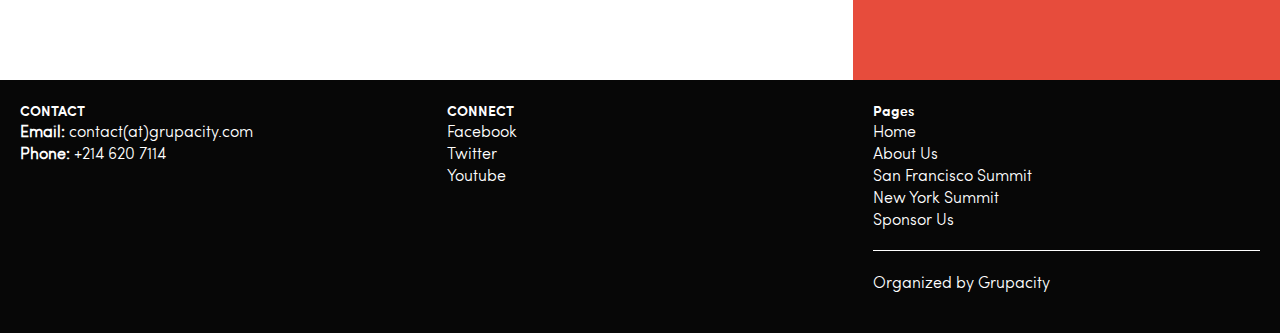
<file: partnerships.html>
<!DOCTYPE html>
<!--  This site was created in Webflow. http://www.webflow.com -->
<!--  Last Published: Mon May 15 2017 05:10:41 GMT+0000 (UTC)  -->
<html data-wf-page="5918d7324b6d302cb188f536" data-wf-site="5918d7324b6d302cb188f52b">
<head>
  <meta charset="utf-8">
  <title>About Me</title>
  <meta content="The U21 summit is one of the most unforgettable experiences filled with exciting opportunities and amazing chances to network with the brightest young minds of the nation. Students come to learn how to build a successful business, maximize resources, and discover other young talents through technology. This conference aims to bring young entrepreneurs to the limelight, and encourage a community of young makers to help each other grow their business and products. This conference is made for technical and creative minds inspired to create for the next generation." name="description">
  <meta content="About Me" property="og:title">
  <meta content="width=device-width, initial-scale=1" name="viewport">
  <meta content="Webflow" name="generator">
  <link href="css/normalize.css" rel="stylesheet" type="text/css">
  <link href="css/webflow.css" rel="stylesheet" type="text/css">
  <link href="css/u21-summit.webflow.css" rel="stylesheet" type="text/css">
  <script src="js/modernizr.js" type="text/javascript"></script>
  <link href="images/32.png" rel="shortcut icon" type="image/x-icon">
  <link href="images/256.png" rel="apple-touch-icon">
</head>
<body>
  <div class="content-container">
    <div class="about header-subpage">
      <div class="inner-bottom page-top">
        <h1 class="white">Partnerships</h1>
      </div>
    </div>
    <div class="navigation w-nav" data-animation="default" data-collapse="small" data-doc-height="1" data-duration="400">
      <div class="nav-container w-container">
        <div class="menu-button w-nav-button">
          <h1 class="heading-2">U21 Summit</h1>
          <div class="nav-icon w-icon-nav-menu"></div>
        </div><a class="w-inline-block" href="index.html"><h3 class="nav w-hidden-small w-hidden-tiny white">U21 Summit</h3></a>
        <nav class="navmenu w-nav-menu" role="navigation"><a class="nav-link w-nav-link" href="about-us.html">About Us</a><a class="nav-link w-nav-link" href="san-francisco.html">San Francisco</a><a class="nav-link w-nav-link" href="new-york.html">New York</a><a class="nav-link w-nav-link" href="mailto:contact@gruapcity.com?subject=Website Contact">Contact</a>
        </nav>
      </div>
    </div>
  </div>
  <div class="content-container w-clearfix white-bg">
    <div class="column-two-thirds">
      <h3 class="_20px">Our partnerships allow companies to work with the <br>next group of change makers.</h3>

      <h4 class="_40px">The U21 Summit will be held in the Summer of 2017. It is designed to facilitate introductions for promising entrepreneurs exploring opportunities in growth markets and provide thought leadership insights from leading entrepreneurs and investors. In particular, we invite entrepreneurs innovating at the intersection of multiple sectors and creating new markets. <br>
<br>We offer the opportunity for partners or sponsors to sponsor the attendance of entrepreneurs of their choice to help build deeper relationships with them. We combine this with multiple benefits depending on the number of entrepreneurs they sponsor. We are a community of experienced entrepreneurs, investors, and innovative professionals from dynamic companies passionate about facilitating introductions for entrepreneurs in New York and San Francisco.</h4><a class="_20px black-button button w-button" href="mailto:contact@gruapcity.com?subject=Website Contact" target="_blank">Get In Touch</a>



    </div>
    <div class="column-one-third w-clearfix">
      <div class="block-subpage new2">
        <div class="inner-top">
          <h2 class="_20px white">San Francisco</h2><a class="button w-button" href="san-francisco.html" target="_blank">Check it out</a>
        </div>
      </div>
      <div class="block-subpage new1">
        <div class="inner-top">
          <h2 class="_20px white">New York</h2><a class="button w-button" href="new-york.html" target="_blank">Check it out</a>
        </div>
      </div>
      <div class="accent block-subpage">
        <div class="inner-top">
          <h5 class="white">CONTACT</h5>
          <h2 class="_20px white">Let's talk about how we can work together to make a difference.</h2><a class="button w-button" href="mailto:contact@grupacity.com?subject=Website Contact">Email Me</a>
        </div>
      </div>
    </div>
  </div>
  <div class="content-container">
    <div class="footer">
      <div class="w-row">
        <div class="column-footer w-col w-col-4">
          <h5 class="white">CONTACT</h5>
          <p class="white"><strong>Email:</strong><a href="mailto:contact@gruapcity.com" class="white-link"> contact(at)grupacity.com</a>
            <br><strong>Phone:</strong> +214 620 7114
            <br></p>
        </div>
        <div class="column-footer w-col w-col-4">
          <h5 class="white">CONNECT</h5>
          <p class="white"><a target="_blank" href="https://www.facebook.com/U21-Summit-1878389939095928/" class="white-link">Facebook</a>
            <br><a href="https://twitter.com/U21Summit" class="white-link">Twitter<br></a><a href="https://www.youtube.com/channel/UCBYpNmkIz3dNxYr9lkxU9Zw/featured" target="_blank" class="white-link">Youtube</a>
          </p>
        </div>
        <div class="column-footer w-col w-col-4">
          <h5 class="white">Pages</h5>
          <p><a href="index.html" class="white-link">Home<br xmlns="http://www.w3.org/1999/xhtml"></a><a href="about-us.html" class="white-link">About Us<br xmlns="http://www.w3.org/1999/xhtml"></a><a href="san-francisco.html" class="white-link">San Francisco Summit<br xmlns="http://www.w3.org/1999/xhtml"></a><a href="new-york.html" class="white-link">New York Summit<br xmlns="http://www.w3.org/1999/xhtml"></a><a href="partnerships.html" class="white-link">Sponsor Us</a>
          </p>
          <div class="line"></div>
          <p class="white">Organized by Grupacity</p>
        </div>
      </div>
    </div>
  </div>
  <script src="https://ajax.googleapis.com/ajax/libs/jquery/2.2.0/jquery.min.js" type="text/javascript"></script>
  <script src="js/webflow.js" type="text/javascript"></script>
  <!-- [if lte IE 9]><script src="https://cdnjs.cloudflare.com/ajax/libs/placeholders/3.0.2/placeholders.min.js"></script><![endif] -->
</body>
</html>
</file>
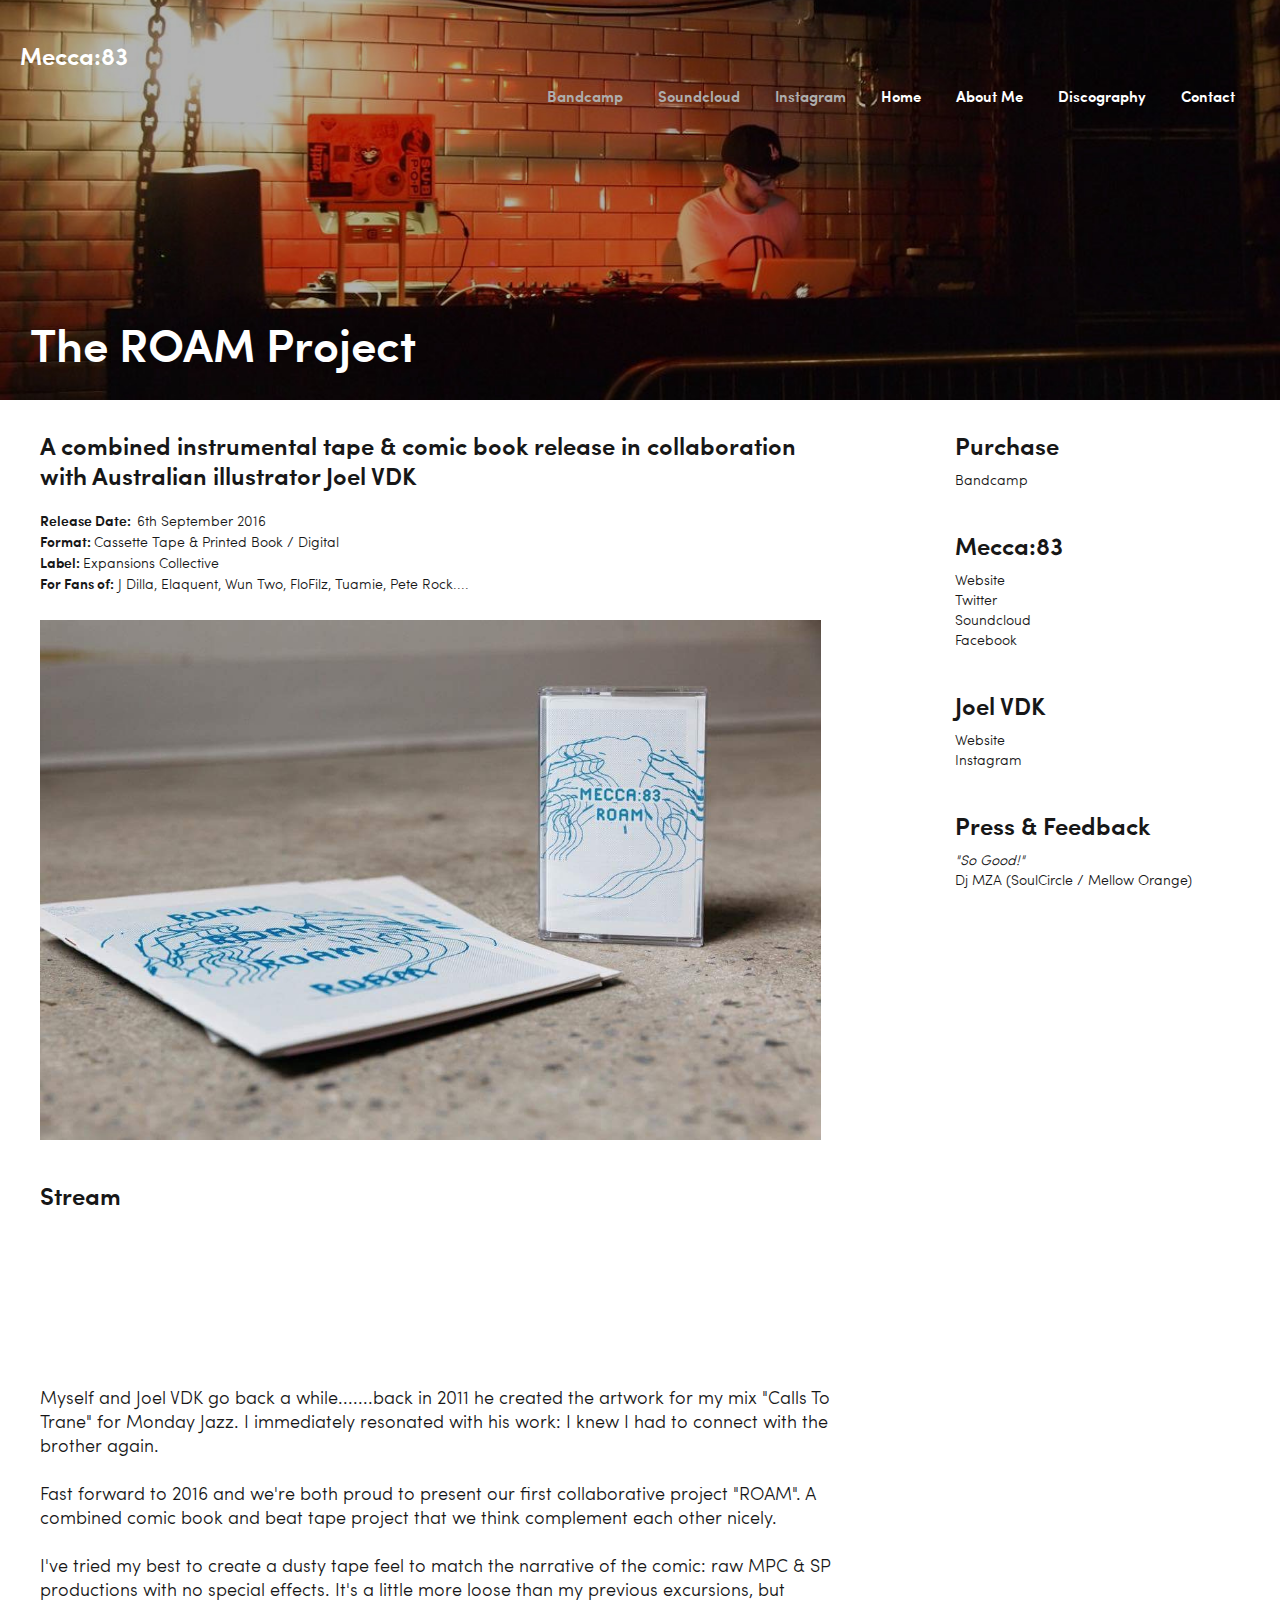
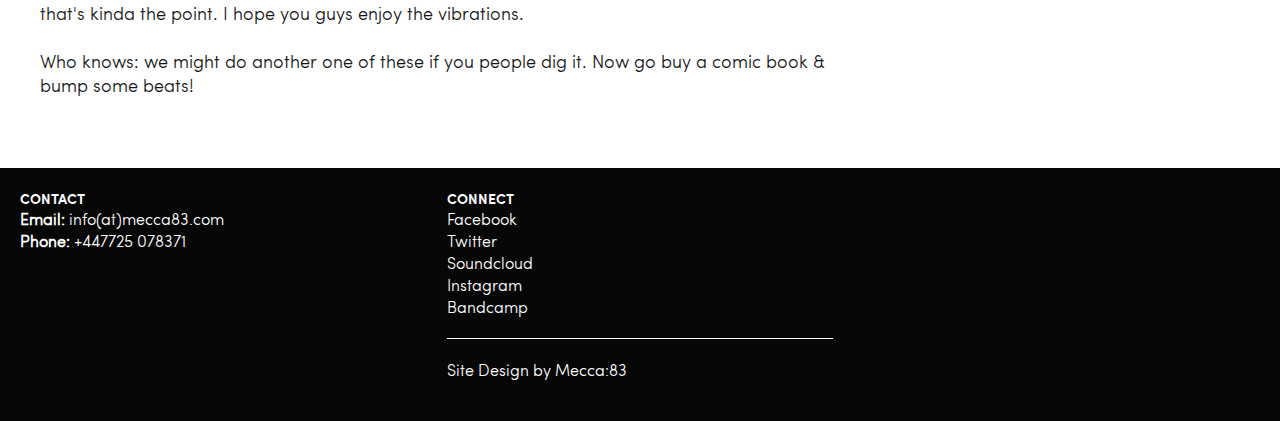
<file: roam.html>
<!DOCTYPE html>
<!--  This site was created in Webflow. http://www.webflow.com -->
<!--  Last Published: Mon May 15 2017 05:10:41 GMT+0000 (UTC)  -->
<html data-wf-page="5918d7324b6d302cb188f53d" data-wf-site="5918d7324b6d302cb188f52b">
<head>
  <meta charset="utf-8">
  <title>ROAM</title>
  <meta content="The U21 summit is one of the most unforgettable experiences filled with exciting opportunities and amazing chances to network with the brightest young minds of the nation. Students come to learn how to build a successful business, maximize resources, and discover other young talents through technology. This conference aims to bring young entrepreneurs to the limelight, and encourage a community of young makers to help each other grow their business and products. This conference is made for technical and creative minds inspired to create for the next generation." name="description">
  <meta content="ROAM" property="og:title">
  <meta content="width=device-width, initial-scale=1" name="viewport">
  <meta content="Webflow" name="generator">
  <link href="css/normalize.css" rel="stylesheet" type="text/css">
  <link href="css/webflow.css" rel="stylesheet" type="text/css">
  <link href="css/u21-summit.webflow.css" rel="stylesheet" type="text/css">
  <script src="js/modernizr.js" type="text/javascript"></script>
  <link href="images/32.png" rel="shortcut icon" type="image/x-icon">
  <link href="images/256.png" rel="apple-touch-icon">
</head>
<body>
  <div class="navigation w-nav" data-animation="default" data-collapse="none" data-duration="400">
    <h3 class="nav w-hidden-small w-hidden-tiny white">Mecca:83</h3>
    <div class="nav-container w-container">
      <div class="w-nav-button">
        <div class="nav-icon w-icon-nav-menu"></div>
      </div>
      <nav class="navmenu w-nav-menu" role="navigation"><a class="nav-link w-hidden-small w-hidden-tiny w-nav-link" href="old-home.html">Home</a><a class="nav-link w-nav-link" href="partnerships.html">About Me</a><a class="nav-link w-nav-link" href="about-us.html">Discography</a><a class="nav-link w-nav-link" href="mailto:rise.hiphop@gmail.com?subject=Website%20Contact">Contact</a>
      </nav>
      <div class="navmenu-social w-hidden-medium w-hidden-small w-hidden-tiny"><a class="grey nav-link" href="http://solarsoundsystem.bandcamp.com" target="_blank">Bandcamp</a><a class="grey nav-link" href="http://soundcloud.com/solar-sound-system" target="_blank">Soundcloud</a><a class="grey nav-link" href="http://instagram.com/mecca83" target="_blank">Instagram</a>
      </div>
    </div>
  </div>
  <div class="content-container">
    <div class="about header-subpage">
      <div class="inner-bottom page-top">
        <h1 class="white">The ROAM Project</h1>
      </div>
    </div>
  </div>
  <div class="content-container white-bg">
    <div class="row-row w-row">
      <div class="w-col w-col-8">
        <h3 class="_20px">A combined instrumental tape &amp; comic book release in collaboration with Australian illustrator Joel VDK</h3>
        <h5>Release Date: &nbsp;<span class="non-bold">6th September 2016</span><br>Format: <span class="non-bold">Cassette Tape &amp; Printed Book / Digital</span><br>Label: <span class="non-bold">Expansions Collective</span><br>For Fans of:<span class="non-bold"><span> J Dilla, Elaquent, Wun Two, FloFilz, Tuamie, Pete Rock....<br xmlns="http://www.w3.org/1999/xhtml"></span><br></span></h5><img class="_40px" sizes="(max-width: 479px) 83vw, (max-width: 767px) 90vw, 61vw" src="images/IMG_0664.JPG" srcset="images/IMG_0664-p-500x334.jpeg 500w, images/IMG_0664.JPG 1136w">
        <h3>Stream</h3>
        <div class="_40px w-embed w-iframe">
          <iframe style="border: 0; width: 100%; height: 120px;" src="https://bandcamp.com/EmbeddedPlayer/album=2728641068/size=large/bgcol=ffffff/linkcol=0687f5/tracklist=false/artwork=small/transparent=true/" seamless=""><a href="http://solarsoundsystem.bandcamp.com/album/roam">ROAM by Mecca:83 &amp; Joel VDK</a>
          </iframe>
        </div>
        <h4 class="_40px">Myself and Joel VDK go back a while.......back in 2011 he created the artwork for my mix "Calls To Trane" for Monday Jazz. I immediately resonated with his work: I knew I had to connect with the brother again.&nbsp;<br><br>Fast forward to 2016 and we're both proud to present our first collaborative project "ROAM". A combined comic book and beat tape project that we think complement each other nicely.&nbsp;<br><br>I've tried my best to create a dusty tape feel to match the narrative of the comic: raw MPC &amp; SP productions with no special effects. It's a little more loose than my previous excursions, but that's kinda the point. I hope you guys enjoy the vibrations.&nbsp;<br><br>Who knows: we might do another one of these if you people dig it. Now go buy a comic book &amp; bump some beats!</h4>
      </div>
      <div class="w-col w-col-1"></div>
      <div class="w-col w-col-3">
        <h3>Purchase</h3>
        <h5 class="_40px non-bold"><a href="http://solarsoundsystem.bandcamp.com/album/roam" target="_blank" class="roam-link">Bandcamp</a></h5>
        <h3>Mecca:83</h3>
        <h5 class="_40px non-bold"><a target="_blank" href="http://mecca83.com" class="roam-link">Website</a><br><a target="_blank" href="http://twitter.com/solarsounds" class="roam-link">Twitter</a><br><a target="_blank" href="http://soundcloud.com/solar-sound-system" class="roam-link">Soundcloud</a><br><a href="http://facebook.com/mecca83beats" target="_blank" class="roam-link">Facebook</a></h5>
        <h3>Joel VDK</h3>
        <h5 class="_40px non-bold"><a target="_blank" href="http://joelvdk.com" class="roam-link">Website</a><br><a href="http://instagram.com/roamcomic" target="_blank" class="roam-link">Instagram</a></h5>
        <h3>Press &amp; Feedback</h3>
        <h5 class="_40px non-bold"><em>"So Good!"</em> <br>Dj MZA (SoulCircle / Mellow Orange)</h5>
      </div>
    </div>
    <div class="row-row w-row">
      <div class="w-col w-col-11"></div>
      <div class="w-col w-col-1"></div>
    </div>
  </div>
  <div class="content-container w-clearfix">
    <div class="footer">
      <div class="w-row">
        <div class="column-footer w-col w-col-4">
          <h5 class="white">CONTACT</h5>
          <p class="white"><strong>Email:</strong> info(at)mecca83.com
            <br><strong>Phone:</strong> +447725 078371
            <br></p>
        </div>
        <div class="column-footer w-col w-col-4">
          <h5 class="white">CONNECT</h5>
          <p class="white"><a target="_blank" href="http://facebook.com/mecca83beats" class="white-link">Facebook</a>
            <br><a target="_blank" href="http://twitter.com/solarsounds" class="white-link">Twitter</a>
            <br><a target="_blank" href="http://soundcloud.com/solar-sound-system" class="white-link">Soundcloud</a>
            <br><a target="_blank" href="http://instagram.com/mecca83" class="white-link">Instagram</a>
            <br><a href="http://solarsoundsystem.bandcamp.com" target="_blank" class="white-link">Bandcamp</a>
          </p>
          <div class="line"></div>
          <p class="white">Site Design by Mecca:83</p>
        </div>
        <div class="column-footer w-col w-col-4"></div>
      </div>
    </div>
  </div>
  <script src="https://ajax.googleapis.com/ajax/libs/jquery/2.2.0/jquery.min.js" type="text/javascript"></script>
  <script src="js/webflow.js" type="text/javascript"></script>
  <!-- [if lte IE 9]><script src="https://cdnjs.cloudflare.com/ajax/libs/placeholders/3.0.2/placeholders.min.js"></script><![endif] -->
</body>
</html>
</file>
<file: css/webflow.css>
@font-face {
  font-family: 'webflow-icons';
  src: url([data-uri]) format('truetype'), url([data-uri]) format('woff');
  font-weight: normal;
  font-style: normal;
}
[class^="w-icon-"],
[class*=" w-icon-"] {
  font-family: 'webflow-icons';
  speak: none;
  font-style: normal;
  font-weight: normal;
  font-variant: normal;
  text-transform: none;
  line-height: 1;
  -webkit-font-smoothing: antialiased;
  -moz-osx-font-smoothing: grayscale;
}
.w-icon-slider-right:before {
  content: "\e600";
}
.w-icon-slider-left:before {
  content: "\e601";
}
.w-icon-nav-menu:before {
  content: "\e602";
}
.w-icon-arrow-down:before,
.w-icon-dropdown-toggle:before {
  content: "\e603";
}
* {
  -webkit-box-sizing: border-box;
  -moz-box-sizing: border-box;
  box-sizing: border-box;
}
html {
  height: 100%;
}
body {
  margin: 0;
  min-height: 100%;
  background-color: #fff;
  font-family: Arial, sans-serif;
  font-size: 14px;
  line-height: 20px;
  color: #333;
}
img {
  max-width: 100%;
  vertical-align: middle;
  display: inline-block;
}
html.w-mod-touch * {
  background-attachment: scroll !important;
}
.w-block {
  display: block;
}
.w-inline-block {
  max-width: 100%;
  display: inline-block;
}
.w-clearfix:before,
.w-clearfix:after {
  content: " ";
  display: table;
}
.w-clearfix:after {
  clear: both;
}
.w-preserve-3d {
  transform-style: preserve-3d;
}
.w-hidden {
  display: none;
}
.w-button {
  display: inline-block;
  padding: 9px 15px;
  background-color: #3898EC;
  color: white;
  border: 0;
  line-height: inherit;
  text-decoration: none;
  cursor: pointer;
  border-radius: 0;
}
input.w-button {
  -webkit-appearance: button;
}
html[data-w-dynpage] [data-w-cloak] {
  color: transparent !important;
}
.w-webflow-badge,
.w-webflow-badge * {
  position: static;
  left: auto;
  top: auto;
  right: auto;
  bottom: auto;
  z-index: auto;
  display: block;
  visibility: visible;
  overflow: visible;
  overflow-x: visible;
  overflow-y: visible;
  box-sizing: border-box;
  width: auto;
  height: auto;
  max-height: none;
  max-width: none;
  min-height: 0;
  min-width: 0;
  margin: 0;
  padding: 0;
  float: none;
  clear: none;
  border: 0 none transparent;
  border-radius: 0;
  background: none;
  background-image: none;
  background-position: 0% 0%;
  background-size: auto auto;
  background-repeat: repeat;
  background-origin: padding-box;
  background-clip: border-box;
  background-attachment: scroll;
  background-color: transparent;
  box-shadow: none;
  opacity: 1.0;
  transform: none;
  transition: none;
  direction: ltr;
  font-family: inherit;
  font-weight: inherit;
  color: inherit;
  font-size: inherit;
  line-height: inherit;
  font-style: inherit;
  font-variant: inherit;
  text-align: inherit;
  letter-spacing: inherit;
  text-decoration: inherit;
  text-indent: 0;
  text-transform: inherit;
  list-style-type: disc;
  text-shadow: none;
  font-smoothing: auto;
  vertical-align: baseline;
  cursor: inherit;
  white-space: inherit;
  word-break: normal;
  word-spacing: normal;
  word-wrap: normal;
}
.w-webflow-badge {
  position: fixed !important;
  display: inline-block !important;
  visibility: visible !important;
  opacity: 1 !important;
  z-index: 2147483647 !important;
  top: auto !important;
  right: 12px !important;
  bottom: 12px !important;
  left: auto !important;
  color: #AAADB0 !important;
  background-color: #fff !important;
  border-radius: 3px !important;
  padding: 6px 8px 6px 6px !important;
  font-size: 12px !important;
  opacity: 1.0 !important;
  line-height: 14px !important;
  text-decoration: none !important;
  transform: none !important;
  margin: 0 !important;
  width: auto !important;
  height: auto !important;
  overflow: visible !important;
  white-space: nowrap;
  box-shadow: 0 0 0 1px rgba(0, 0, 0, 0.1), 0px 1px 3px rgba(0, 0, 0, 0.1);
}
.w-webflow-badge > img {
  display: inline-block !important;
  visibility: visible !important;
  opacity: 1 !important;
  vertical-align: middle !important;
}
h1,
h2,
h3,
h4,
h5,
h6 {
  font-weight: bold;
  margin-bottom: 10px;
}
h1 {
  font-size: 38px;
  line-height: 44px;
  margin-top: 20px;
}
h2 {
  font-size: 32px;
  line-height: 36px;
  margin-top: 20px;
}
h3 {
  font-size: 24px;
  line-height: 30px;
  margin-top: 20px;
}
h4 {
  font-size: 18px;
  line-height: 24px;
  margin-top: 10px;
}
h5 {
  font-size: 14px;
  line-height: 20px;
  margin-top: 10px;
}
h6 {
  font-size: 12px;
  line-height: 18px;
  margin-top: 10px;
}
p {
  margin-top: 0;
  margin-bottom: 10px;
}
a:focus {
  outline: 0;
}
blockquote {
  margin: 0 0 10px 0;
  padding: 10px 20px;
  border-left: 5px solid #E2E2E2;
  font-size: 18px;
  line-height: 22px;
}
figure {
  margin: 0;
  margin-bottom: 10px;
}
figcaption {
  margin-top: 5px;
  text-align: center;
}
ul,
ol {
  margin-top: 0px;
  margin-bottom: 10px;
  padding-left: 40px;
}
.w-list-unstyled {
  padding-left: 0;
  list-style: none;
}
.w-embed:before,
.w-embed:after {
  content: " ";
  display: table;
}
.w-embed:after {
  clear: both;
}
.w-video {
  width: 100%;
  position: relative;
  padding: 0;
}
.w-video iframe,
.w-video object,
.w-video embed {
  position: absolute;
  top: 0;
  left: 0;
  width: 100%;
  height: 100%;
}
fieldset {
  padding: 0;
  margin: 0;
  border: 0;
}
button,
html input[type="button"],
input[type="reset"] {
  border: 0;
  cursor: pointer;
  -webkit-appearance: button;
}
.w-form {
  margin: 0 0 15px;
}
.w-form-done {
  display: none;
  padding: 20px;
  text-align: center;
  background-color: #dddddd;
}
.w-form-fail {
  display: none;
  margin-top: 10px;
  padding: 10px;
  background-color: #ffdede;
}
label {
  display: block;
  margin-bottom: 5px;
  font-weight: bold;
}
.w-input,
.w-select {
  display: block;
  width: 100%;
  height: 38px;
  padding: 8px 12px;
  margin-bottom: 10px;
  font-size: 14px;
  line-height: 1.428571429;
  color: #333333;
  vertical-align: middle;
  background-color: #ffffff;
  border: 1px solid #cccccc;
}
.w-input:-moz-placeholder,
.w-select:-moz-placeholder {
  color: #999;
}
.w-input::-moz-placeholder,
.w-select::-moz-placeholder {
  color: #999;
  opacity: 1;
}
.w-input:-ms-input-placeholder,
.w-select:-ms-input-placeholder {
  color: #999;
}
.w-input::-webkit-input-placeholder,
.w-select::-webkit-input-placeholder {
  color: #999;
}
.w-input:focus,
.w-select:focus {
  border-color: #3898EC;
  outline: 0;
}
.w-input[disabled],
.w-select[disabled],
.w-input[readonly],
.w-select[readonly],
fieldset[disabled] .w-input,
fieldset[disabled] .w-select {
  cursor: not-allowed;
  background-color: #eeeeee;
}
textarea.w-input,
textarea.w-select {
  height: auto;
}
.w-select {
  background-image: -webkit-linear-gradient(white 0%, #f3f3f3 100%);
  background-image: linear-gradient(white 0%, #f3f3f3 100%);
}
.w-select[multiple] {
  height: auto;
}
.w-form-label {
  display: inline-block;
  cursor: pointer;
  font-weight: normal;
  margin-bottom: 0px;
}
.w-checkbox,
.w-radio {
  display: block;
  margin-bottom: 5px;
  padding-left: 20px;
}
.w-checkbox:before,
.w-radio:before,
.w-checkbox:after,
.w-radio:after {
  content: " ";
  display: table;
}
.w-checkbox:after,
.w-radio:after {
  clear: both;
}
.w-checkbox-input,
.w-radio-input {
  margin: 4px 0 0;
  margin-top: 1px \9;
  line-height: normal;
  float: left;
  margin-left: -20px;
}
.w-radio-input {
  margin-top: 3px;
}
.w-container {
  margin-left: auto;
  margin-right: auto;
  max-width: 940px;
}
.w-container:before,
.w-container:after {
  content: " ";
  display: table;
}
.w-container:after {
  clear: both;
}
.w-container .w-row {
  margin-left: -10px;
  margin-right: -10px;
}
.w-row:before,
.w-row:after {
  content: " ";
  display: table;
}
.w-row:after {
  clear: both;
}
.w-row .w-row {
  margin-left: 0;
  margin-right: 0;
}
.w-col {
  position: relative;
  float: left;
  width: 100%;
  min-height: 1px;
  padding-left: 10px;
  padding-right: 10px;
}
.w-col .w-col {
  padding-left: 0;
  padding-right: 0;
}
.w-col-1 {
  width: 8.33333333%;
}
.w-col-2 {
  width: 16.66666667%;
}
.w-col-3 {
  width: 25%;
}
.w-col-4 {
  width: 33.33333333%;
}
.w-col-5 {
  width: 41.66666667%;
}
.w-col-6 {
  width: 50%;
}
.w-col-7 {
  width: 58.33333333%;
}
.w-col-8 {
  width: 66.66666667%;
}
.w-col-9 {
  width: 75%;
}
.w-col-10 {
  width: 83.33333333%;
}
.w-col-11 {
  width: 91.66666667%;
}
.w-col-12 {
  width: 100%;
}
.w-hidden-main {
  display: none !important;
}
@media screen and (max-width: 991px) {
  .w-container {
    max-width: 728px;
  }
  .w-hidden-main {
    display: inherit !important;
  }
  .w-hidden-medium {
    display: none !important;
  }
  .w-col-medium-1 {
    width: 8.33333333%;
  }
  .w-col-medium-2 {
    width: 16.66666667%;
  }
  .w-col-medium-3 {
    width: 25%;
  }
  .w-col-medium-4 {
    width: 33.33333333%;
  }
  .w-col-medium-5 {
    width: 41.66666667%;
  }
  .w-col-medium-6 {
    width: 50%;
  }
  .w-col-medium-7 {
    width: 58.33333333%;
  }
  .w-col-medium-8 {
    width: 66.66666667%;
  }
  .w-col-medium-9 {
    width: 75%;
  }
  .w-col-medium-10 {
    width: 83.33333333%;
  }
  .w-col-medium-11 {
    width: 91.66666667%;
  }
  .w-col-medium-12 {
    width: 100%;
  }
  .w-col-stack {
    width: 100%;
    left: auto;
    right: auto;
  }
}
@media screen and (max-width: 767px) {
  .w-hidden-main {
    display: inherit !important;
  }
  .w-hidden-medium {
    display: inherit !important;
  }
  .w-hidden-small {
    display: none !important;
  }
  .w-row,
  .w-container .w-row {
    margin-left: 0;
    margin-right: 0;
  }
  .w-col {
    width: 100%;
    left: auto;
    right: auto;
  }
  .w-col-small-1 {
    width: 8.33333333%;
  }
  .w-col-small-2 {
    width: 16.66666667%;
  }
  .w-col-small-3 {
    width: 25%;
  }
  .w-col-small-4 {
    width: 33.33333333%;
  }
  .w-col-small-5 {
    width: 41.66666667%;
  }
  .w-col-small-6 {
    width: 50%;
  }
  .w-col-small-7 {
    width: 58.33333333%;
  }
  .w-col-small-8 {
    width: 66.66666667%;
  }
  .w-col-small-9 {
    width: 75%;
  }
  .w-col-small-10 {
    width: 83.33333333%;
  }
  .w-col-small-11 {
    width: 91.66666667%;
  }
  .w-col-small-12 {
    width: 100%;
  }
}
@media screen and (max-width: 479px) {
  .w-container {
    max-width: none;
  }
  .w-hidden-main {
    display: inherit !important;
  }
  .w-hidden-medium {
    display: inherit !important;
  }
  .w-hidden-small {
    display: inherit !important;
  }
  .w-hidden-tiny {
    display: none !important;
  }
  .w-col {
    width: 100%;
  }
  .w-col-tiny-1 {
    width: 8.33333333%;
  }
  .w-col-tiny-2 {
    width: 16.66666667%;
  }
  .w-col-tiny-3 {
    width: 25%;
  }
  .w-col-tiny-4 {
    width: 33.33333333%;
  }
  .w-col-tiny-5 {
    width: 41.66666667%;
  }
  .w-col-tiny-6 {
    width: 50%;
  }
  .w-col-tiny-7 {
    width: 58.33333333%;
  }
  .w-col-tiny-8 {
    width: 66.66666667%;
  }
  .w-col-tiny-9 {
    width: 75%;
  }
  .w-col-tiny-10 {
    width: 83.33333333%;
  }
  .w-col-tiny-11 {
    width: 91.66666667%;
  }
  .w-col-tiny-12 {
    width: 100%;
  }
}
.w-widget {
  position: relative;
}
.w-widget-map {
  width: 100%;
  height: 400px;
}
.w-widget-map label {
  width: auto;
  display: inline;
}
.w-widget-map img {
  max-width: inherit;
}
.w-widget-map .gm-style-iw {
  width: 90% !important;
  height: auto !important;
  top: 7px !important;
  left: 6% !important;
  display: inline;
  text-align: center;
  overflow: hidden;
}
.w-widget-map .gm-style-iw + div {
  display: none;
}
.w-widget-twitter {
  overflow: hidden;
}
.w-widget-twitter-count-shim {
  display: inline-block;
  vertical-align: top;
  position: relative;
  width: 28px;
  height: 20px;
  text-align: center;
  background: white;
  border: #758696 solid 1px;
  border-radius: 3px;
}
.w-widget-twitter-count-shim * {
  pointer-events: none;
  -webkit-user-select: none;
  -moz-user-select: none;
  -ms-user-select: none;
  user-select: none;
}
.w-widget-twitter-count-shim .w-widget-twitter-count-inner {
  position: relative;
  font-size: 15px;
  line-height: 12px;
  text-align: center;
  color: #999;
  font-family: serif;
}
.w-widget-twitter-count-shim .w-widget-twitter-count-clear {
  position: relative;
  display: block;
}
.w-widget-twitter-count-shim.w--large {
  width: 36px;
  height: 28px;
  margin-left: 7px;
}
.w-widget-twitter-count-shim.w--large .w-widget-twitter-count-inner {
  font-size: 18px;
  line-height: 18px;
}
.w-widget-twitter-count-shim:not(.w--vertical) {
  margin-left: 5px;
  margin-right: 8px;
}
.w-widget-twitter-count-shim:not(.w--vertical).w--large {
  margin-left: 6px;
}
.w-widget-twitter-count-shim:not(.w--vertical):before,
.w-widget-twitter-count-shim:not(.w--vertical):after {
  top: 50%;
  left: 0;
  border: solid transparent;
  content: " ";
  height: 0;
  width: 0;
  position: absolute;
  pointer-events: none;
}
.w-widget-twitter-count-shim:not(.w--vertical):before {
  border-color: rgba(117, 134, 150, 0);
  border-right-color: #5d6c7b;
  border-width: 4px;
  margin-left: -9px;
  margin-top: -4px;
}
.w-widget-twitter-count-shim:not(.w--vertical).w--large:before {
  border-width: 5px;
  margin-left: -10px;
  margin-top: -5px;
}
.w-widget-twitter-count-shim:not(.w--vertical):after {
  border-color: rgba(255, 255, 255, 0);
  border-right-color: white;
  border-width: 4px;
  margin-left: -8px;
  margin-top: -4px;
}
.w-widget-twitter-count-shim:not(.w--vertical).w--large:after {
  border-width: 5px;
  margin-left: -9px;
  margin-top: -5px;
}
.w-widget-twitter-count-shim.w--vertical {
  width: 61px;
  height: 33px;
  margin-bottom: 8px;
}
.w-widget-twitter-count-shim.w--vertical:before,
.w-widget-twitter-count-shim.w--vertical:after {
  top: 100%;
  left: 50%;
  border: solid transparent;
  content: " ";
  height: 0;
  width: 0;
  position: absolute;
  pointer-events: none;
}
.w-widget-twitter-count-shim.w--vertical:before {
  border-color: rgba(117, 134, 150, 0);
  border-top-color: #5d6c7b;
  border-width: 5px;
  margin-left: -5px;
}
.w-widget-twitter-count-shim.w--vertical:after {
  border-color: rgba(255, 255, 255, 0);
  border-top-color: white;
  border-width: 4px;
  margin-left: -4px;
}
.w-widget-twitter-count-shim.w--vertical .w-widget-twitter-count-inner {
  font-size: 18px;
  line-height: 22px;
}
.w-widget-twitter-count-shim.w--vertical.w--large {
  width: 76px;
}
.w-widget-gplus {
  overflow: hidden;
}
.w-background-video {
  position: relative;
  overflow: hidden;
  height: 500px;
  color: white;
}
.w-background-video > video {
  background-size: cover;
  background-position: 50% 50%;
  position: absolute;
  right: -100%;
  bottom: -100%;
  top: -100%;
  left: -100%;
  margin: auto;
  min-width: 100%;
  min-height: 100%;
  z-index: -100;
}
.w-slider {
  position: relative;
  height: 300px;
  text-align: center;
  background: #dddddd;
  clear: both;
  -webkit-tap-highlight-color: rgba(0, 0, 0, 0);
  tap-highlight-color: rgba(0, 0, 0, 0);
}
.w-slider-mask {
  position: relative;
  display: block;
  overflow: hidden;
  z-index: 1;
  left: 0;
  right: 0;
  height: 100%;
  white-space: nowrap;
}
.w-slide {
  position: relative;
  display: inline-block;
  vertical-align: top;
  width: 100%;
  height: 100%;
  white-space: normal;
  text-align: left;
}
.w-slider-nav {
  position: absolute;
  z-index: 2;
  top: auto;
  right: 0;
  bottom: 0;
  left: 0;
  margin: auto;
  padding-top: 10px;
  height: 40px;
  text-align: center;
  -webkit-tap-highlight-color: rgba(0, 0, 0, 0);
  tap-highlight-color: rgba(0, 0, 0, 0);
}
.w-slider-nav.w-round > div {
  border-radius: 100%;
}
.w-slider-nav.w-num > div {
  width: auto;
  height: auto;
  padding: 0.2em 0.5em;
  font-size: inherit;
  line-height: inherit;
}
.w-slider-nav.w-shadow > div {
  box-shadow: 0 0 3px rgba(51, 51, 51, 0.4);
}
.w-slider-nav-invert {
  color: #fff;
}
.w-slider-nav-invert > div {
  background-color: rgba(34, 34, 34, 0.4);
}
.w-slider-nav-invert > div.w-active {
  background-color: #222;
}
.w-slider-dot {
  position: relative;
  display: inline-block;
  width: 1em;
  height: 1em;
  background-color: rgba(255, 255, 255, 0.4);
  cursor: pointer;
  margin: 0 3px 0.5em;
  transition: background-color 100ms, color 100ms;
}
.w-slider-dot.w-active {
  background-color: #fff;
}
.w-slider-arrow-left,
.w-slider-arrow-right {
  position: absolute;
  width: 80px;
  top: 0;
  right: 0;
  bottom: 0;
  left: 0;
  margin: auto;
  cursor: pointer;
  overflow: hidden;
  color: white;
  font-size: 40px;
  -webkit-tap-highlight-color: rgba(0, 0, 0, 0);
  tap-highlight-color: rgba(0, 0, 0, 0);
  -webkit-user-select: none;
  -moz-user-select: none;
  -ms-user-select: none;
  user-select: none;
}
.w-slider-arrow-left [class^="w-icon-"],
.w-slider-arrow-right [class^="w-icon-"],
.w-slider-arrow-left [class*=" w-icon-"],
.w-slider-arrow-right [class*=" w-icon-"] {
  position: absolute;
}
.w-slider-arrow-left {
  z-index: 3;
  right: auto;
}
.w-slider-arrow-right {
  z-index: 4;
  left: auto;
}
.w-icon-slider-left,
.w-icon-slider-right {
  top: 0;
  right: 0;
  bottom: 0;
  left: 0;
  margin: auto;
  width: 1em;
  height: 1em;
}
.w-dropdown {
  display: inline-block;
  position: relative;
  text-align: left;
  margin-left: auto;
  margin-right: auto;
  z-index: 900;
}
.w-dropdown-btn,
.w-dropdown-toggle,
.w-dropdown-link {
  position: relative;
  vertical-align: top;
  text-decoration: none;
  color: #222222;
  padding: 20px;
  text-align: left;
  margin-left: auto;
  margin-right: auto;
  white-space: nowrap;
}
.w-dropdown-toggle {
  -webkit-user-select: none;
  -moz-user-select: none;
  -ms-user-select: none;
  user-select: none;
  display: inline-block;
  cursor: pointer;
  padding-right: 40px;
}
.w-dropdown-toggle:focus {
  outline: 0;
}
.w-icon-dropdown-toggle {
  position: absolute;
  top: 0;
  right: 0;
  bottom: 0;
  margin: auto;
  margin-right: 20px;
  width: 1em;
  height: 1em;
}
.w-dropdown-list {
  position: absolute;
  background: #dddddd;
  display: none;
  min-width: 100%;
}
.w-dropdown-list.w--open {
  display: block;
}
.w-dropdown-link {
  padding: 10px 20px;
  display: block;
  color: #222222;
}
.w-dropdown-link.w--current {
  color: #0082f3;
}
.w-nav[data-collapse="all"] .w-dropdown,
.w-nav[data-collapse="all"] .w-dropdown-toggle {
  display: block;
}
.w-nav[data-collapse="all"] .w-dropdown-list {
  position: static;
}
@media screen and (max-width: 991px) {
  .w-nav[data-collapse="medium"] .w-dropdown,
  .w-nav[data-collapse="medium"] .w-dropdown-toggle {
    display: block;
  }
  .w-nav[data-collapse="medium"] .w-dropdown-list {
    position: static;
  }
}
@media screen and (max-width: 767px) {
  .w-nav[data-collapse="small"] .w-dropdown,
  .w-nav[data-collapse="small"] .w-dropdown-toggle {
    display: block;
  }
  .w-nav[data-collapse="small"] .w-dropdown-list {
    position: static;
  }
  .w-nav-brand {
    padding-left: 10px;
  }
}
@media screen and (max-width: 479px) {
  .w-nav[data-collapse="tiny"] .w-dropdown,
  .w-nav[data-collapse="tiny"] .w-dropdown-toggle {
    display: block;
  }
  .w-nav[data-collapse="tiny"] .w-dropdown-list {
    position: static;
  }
}
/**
 * ## Note
 * Safari (on both iOS and OS X) does not handle viewport units (vh, vw) well.
 * For example percentage units do not work on descendants of elements that
 * have any dimensions expressed in viewport units. It also doesn’t handle them at
 * all in `calc()`.
 */
/**
 * Wrapper around all lightbox elements
 *
 * 1. Since the lightbox can receive focus, IE also gives it an outline.
 * 2. Fixes flickering on Chrome when a transition is in progress
 *    underneath the lightbox.
 */
.w-lightbox-backdrop {
  color: #000;
  cursor: auto;
  font-family: serif;
  font-size: medium;
  font-style: normal;
  font-variant: normal;
  font-weight: normal;
  letter-spacing: normal;
  line-height: normal;
  list-style: disc;
  text-align: start;
  text-indent: 0;
  text-shadow: none;
  text-transform: none;
  visibility: visible;
  white-space: normal;
  word-break: normal;
  word-spacing: normal;
  word-wrap: normal;
  position: fixed;
  top: 0;
  right: 0;
  bottom: 0;
  left: 0;
  color: #fff;
  font-family: "Helvetica Neue", Helvetica, Ubuntu, "Segoe UI", Verdana, sans-serif;
  font-size: 17px;
  line-height: 1.2;
  font-weight: 300;
  text-align: center;
  background: rgba(0, 0, 0, 0.9);
  z-index: 2000;
  outline: 0;
  /* 1 */
  opacity: 0;
  -webkit-user-select: none;
  -moz-user-select: none;
  -ms-user-select: none;
  -webkit-tap-highlight-color: transparent;
  -webkit-transform: translate(0, 0);
  /* 2 */
}
/**
 * Neat trick to bind the rubberband effect to our canvas instead of the whole
 * document on iOS. It also prevents a bug that causes the document underneath to scroll.
 */
.w-lightbox-backdrop,
.w-lightbox-container {
  height: 100%;
  overflow: auto;
  -webkit-overflow-scrolling: touch;
}
.w-lightbox-content {
  position: relative;
  height: 100vh;
  overflow: hidden;
}
.w-lightbox-view {
  position: absolute;
  width: 100vw;
  height: 100vh;
  opacity: 0;
}
.w-lightbox-view:before {
  content: "";
  height: 100vh;
}
/* .w-lightbox-content */
.w-lightbox-group,
.w-lightbox-group .w-lightbox-view,
.w-lightbox-group .w-lightbox-view:before {
  height: 86vh;
}
.w-lightbox-frame,
.w-lightbox-view:before {
  display: inline-block;
  vertical-align: middle;
}
/*
 * 1. Remove default margin set by user-agent on the <figure> element.
 */
.w-lightbox-figure {
  position: relative;
  margin: 0;
  /* 1 */
}
.w-lightbox-group .w-lightbox-figure {
  cursor: pointer;
}
/**
 * IE adds image dimensions as width and height attributes on the IMG tag,
 * but we need both width and height to be set to auto to enable scaling.
 */
.w-lightbox-img {
  width: auto;
  height: auto;
  max-width: none;
}
/**
 * 1. Reset if style is set by user on "All Images"
 */
.w-lightbox-image {
  display: block;
  float: none;
  /* 1 */
  max-width: 100vw;
  max-height: 100vh;
}
.w-lightbox-group .w-lightbox-image {
  max-height: 86vh;
}
.w-lightbox-caption {
  position: absolute;
  right: 0;
  bottom: 0;
  left: 0;
  padding: .5em 1em;
  background: rgba(0, 0, 0, 0.4);
  text-align: left;
  text-overflow: ellipsis;
  white-space: nowrap;
  overflow: hidden;
}
.w-lightbox-embed {
  position: absolute;
  top: 0;
  right: 0;
  bottom: 0;
  left: 0;
  width: 100%;
  height: 100%;
}
.w-lightbox-control {
  position: absolute;
  top: 0;
  width: 4em;
  background-size: 24px;
  background-repeat: no-repeat;
  background-position: center;
  cursor: pointer;
  -webkit-transition: all .3s;
  transition: all .3s;
}
.w-lightbox-left {
  display: none;
  bottom: 0;
  left: 0;
  /* <svg xmlns="http://www.w3.org/2000/svg" viewBox="-20 0 24 40" width="24" height="40"><g transform="rotate(45)"><path d="m0 0h5v23h23v5h-28z" opacity=".4"/><path d="m1 1h3v23h23v3h-26z" fill="#fff"/></g></svg> */
  background-image: url("[data-uri]");
}
.w-lightbox-right {
  display: none;
  right: 0;
  bottom: 0;
  /* <svg xmlns="http://www.w3.org/2000/svg" viewBox="-4 0 24 40" width="24" height="40"><g transform="rotate(45)"><path d="m0-0h28v28h-5v-23h-23z" opacity=".4"/><path d="m1 1h26v26h-3v-23h-23z" fill="#fff"/></g></svg> */
  background-image: url("[data-uri]");
}
/*
 * Without specifying the with and height inside the SVG, all versions of IE render the icon too small.
 * The bug does not seem to manifest itself if the elements are tall enough such as the above arrows.
 * (http://stackoverflow.com/questions/16092114/background-size-differs-in-internet-explorer)
 */
.w-lightbox-close {
  right: 0;
  height: 2.6em;
  /* <svg xmlns="http://www.w3.org/2000/svg" viewBox="-4 0 18 17" width="18" height="17"><g transform="rotate(45)"><path d="m0 0h7v-7h5v7h7v5h-7v7h-5v-7h-7z" opacity=".4"/><path d="m1 1h7v-7h3v7h7v3h-7v7h-3v-7h-7z" fill="#fff"/></g></svg> */
  background-image: url("[data-uri]");
  background-size: 18px;
}
/**
 * 1. All IE versions add extra space at the bottom without this.
 */
.w-lightbox-strip {
  padding: 0 1vh;
  line-height: 0;
  /* 1 */
  white-space: nowrap;
  overflow-x: auto;
  overflow-y: hidden;
}
/*
 * 1. We use content-box to avoid having to do `width: calc(10vh + 2vw)`
 *    which doesn’t work in Safari anyway.
 * 2. Chrome renders images pixelated when switching to GPU. Making sure
 *    the parent is also rendered on the GPU (by setting translate3d for
 *    example) fixes this behavior.
 */
.w-lightbox-item {
  display: inline-block;
  width: 10vh;
  padding: 2vh 1vh;
  box-sizing: content-box;
  /* 1 */
  cursor: pointer;
  -webkit-transform: translate3d(0, 0, 0);
  /* 2 */
}
.w-lightbox-active {
  opacity: .3;
}
.w-lightbox-thumbnail {
  position: relative;
  height: 10vh;
  background: #222;
  overflow: hidden;
}
.w-lightbox-thumbnail-image {
  position: absolute;
  top: 0;
  left: 0;
}
.w-lightbox-thumbnail .w-lightbox-tall {
  top: 50%;
  width: 100%;
  -webkit-transform: translate(0, -50%);
  -ms-transform: translate(0, -50%);
  transform: translate(0, -50%);
}
.w-lightbox-thumbnail .w-lightbox-wide {
  left: 50%;
  height: 100%;
  -webkit-transform: translate(-50%, 0);
  -ms-transform: translate(-50%, 0);
  transform: translate(-50%, 0);
}
/*
 * Spinner
 *
 * Absolute pixel values are used to avoid rounding errors that would cause
 * the white spinning element to be misaligned with the track.
 */
.w-lightbox-spinner {
  position: absolute;
  top: 50%;
  left: 50%;
  box-sizing: border-box;
  width: 40px;
  height: 40px;
  margin-top: -20px;
  margin-left: -20px;
  border: 5px solid rgba(0, 0, 0, 0.4);
  border-radius: 50%;
  -webkit-animation: spin .8s infinite linear;
  animation: spin .8s infinite linear;
}
.w-lightbox-spinner:after {
  content: "";
  position: absolute;
  top: -4px;
  right: -4px;
  bottom: -4px;
  left: -4px;
  border: 3px solid transparent;
  border-bottom-color: #fff;
  border-radius: 50%;
}
/*
 * Utility classes
 */
.w-lightbox-hide {
  display: none;
}
.w-lightbox-noscroll {
  overflow: hidden;
}
@media (min-width: 768px) {
  .w-lightbox-content {
    height: 96vh;
    margin-top: 2vh;
  }
  .w-lightbox-view,
  .w-lightbox-view:before {
    height: 96vh;
  }
  /* .w-lightbox-content */
  .w-lightbox-group,
  .w-lightbox-group .w-lightbox-view,
  .w-lightbox-group .w-lightbox-view:before {
    height: 84vh;
  }
  .w-lightbox-image {
    max-width: 96vw;
    max-height: 96vh;
  }
  .w-lightbox-group .w-lightbox-image {
    max-width: 82.3vw;
    max-height: 84vh;
  }
  .w-lightbox-left,
  .w-lightbox-right {
    display: block;
    opacity: .5;
  }
  .w-lightbox-close {
    opacity: .8;
  }
  .w-lightbox-control:hover {
    opacity: 1;
  }
}
.w-lightbox-inactive,
.w-lightbox-inactive:hover {
  opacity: 0;
}
.w-richtext:before,
.w-richtext:after {
  content: " ";
  display: table;
}
.w-richtext:after {
  clear: both;
}
.w-richtext ol,
.w-richtext ul {
  overflow: hidden;
}
.w-richtext .w-richtext-figure-selected.w-richtext-figure-type-video div:before,
.w-richtext .w-richtext-figure-selected[data-rt-type="video"] div:before {
  outline: 2px solid #2895f7;
}
.w-richtext .w-richtext-figure-selected.w-richtext-figure-type-image div,
.w-richtext .w-richtext-figure-selected[data-rt-type="image"] div {
  outline: 2px solid #2895f7;
}
.w-richtext figure.w-richtext-figure-type-video > div:before,
.w-richtext figure[data-rt-type="video"] > div:before {
  content: '';
  position: absolute;
  display: none;
  left: 0;
  top: 0;
  right: 0;
  bottom: 0;
  z-index: 1;
}
.w-richtext figure {
  position: relative;
  max-width: 60%;
}
.w-richtext figure > div:before,
.w-richtext figure img {
  cursor: default!important;
}
.w-richtext figure img {
  width: 100%;
}
.w-richtext figure figcaption.w-richtext-figcaption-placeholder {
  opacity: 0.6;
}
.w-richtext figure div {
  /* fix incorrectly sized selection border in the data manager */
  font-size: 0px;
  color: transparent;
}
.w-richtext figure.w-richtext-figure-type-image,
.w-richtext figure[data-rt-type="image"] {
  display: table;
}
.w-richtext figure.w-richtext-figure-type-image > div,
.w-richtext figure[data-rt-type="image"] > div {
  display: inline-block;
}
.w-richtext figure.w-richtext-figure-type-image > figcaption,
.w-richtext figure[data-rt-type="image"] > figcaption {
  display: table-caption;
  caption-side: bottom;
}
.w-richtext figure.w-richtext-figure-type-video,
.w-richtext figure[data-rt-type="video"] {
  width: 60%;
  height: 0;
}
.w-richtext figure.w-richtext-figure-type-video iframe,
.w-richtext figure[data-rt-type="video"] iframe {
  position: absolute;
  top: 0;
  left: 0;
  width: 100%;
  height: 100%;
}
.w-richtext figure.w-richtext-figure-type-video > div,
.w-richtext figure[data-rt-type="video"] > div {
  width: 100%;
}
.w-richtext figure.w-richtext-align-center {
  margin-right: auto;
  margin-left: auto;
  clear: both;
}
.w-richtext figure.w-richtext-align-center.w-richtext-figure-type-image > div,
.w-richtext figure.w-richtext-align-center[data-rt-type="image"] > div {
  max-width: 100%;
}
.w-richtext figure.w-richtext-align-normal {
  clear: both;
}
.w-richtext figure.w-richtext-align-fullwidth {
  width: 100%;
  max-width: 100%;
  text-align: center;
  clear: both;
  display: block;
  margin-right: auto;
  margin-left: auto;
}
.w-richtext figure.w-richtext-align-fullwidth > div {
  display: inline-block;
  /* padding-bottom is used for aspect ratios in video figures
      we want the div to inherit that so hover/selection borders in the designer-canvas
      fit right*/
  padding-bottom: inherit;
}
.w-richtext figure.w-richtext-align-fullwidth > figcaption {
  display: block;
}
.w-richtext figure.w-richtext-align-floatleft {
  float: left;
  margin-right: 15px;
  clear: none;
}
.w-richtext figure.w-richtext-align-floatright {
  float: right;
  margin-left: 15px;
  clear: none;
}
.w-nav {
  position: relative;
  background: #dddddd;
  z-index: 1000;
}
.w-nav:before,
.w-nav:after {
  content: " ";
  display: table;
}
.w-nav:after {
  clear: both;
}
.w-nav-brand {
  position: relative;
  float: left;
  text-decoration: none;
  color: #333333;
}
.w-nav-link {
  position: relative;
  display: inline-block;
  vertical-align: top;
  text-decoration: none;
  color: #222222;
  padding: 20px;
  text-align: left;
  margin-left: auto;
  margin-right: auto;
}
.w-nav-link.w--current {
  color: #0082f3;
}
.w-nav-menu {
  position: relative;
  float: right;
}
.w--nav-menu-open {
  display: block !important;
  position: absolute;
  top: 100%;
  left: 0;
  right: 0;
  background: #C8C8C8;
  text-align: center;
  overflow: visible;
  min-width: 200px;
}
.w--nav-link-open {
  display: block;
  position: relative;
}
.w-nav-overlay {
  position: absolute;
  overflow: hidden;
  display: none;
  top: 100%;
  left: 0;
  right: 0;
  width: 100%;
}
.w-nav-overlay .w--nav-menu-open {
  top: 0;
}
.w-nav[data-animation="over-left"] .w-nav-overlay {
  width: auto;
}
.w-nav[data-animation="over-left"] .w-nav-overlay,
.w-nav[data-animation="over-left"] .w--nav-menu-open {
  right: auto;
  z-index: 1;
  top: 0;
}
.w-nav[data-animation="over-right"] .w-nav-overlay {
  width: auto;
}
.w-nav[data-animation="over-right"] .w-nav-overlay,
.w-nav[data-animation="over-right"] .w--nav-menu-open {
  left: auto;
  z-index: 1;
  top: 0;
}
.w-nav-button {
  position: relative;
  float: right;
  padding: 18px;
  font-size: 24px;
  display: none;
  cursor: pointer;
  -webkit-tap-highlight-color: rgba(0, 0, 0, 0);
  tap-highlight-color: rgba(0, 0, 0, 0);
  -webkit-user-select: none;
  -moz-user-select: none;
  -ms-user-select: none;
  user-select: none;
}
.w-nav-button.w--open {
  background-color: #C8C8C8;
  color: white;
}
.w-nav[data-collapse="all"] .w-nav-menu {
  display: none;
}
.w-nav[data-collapse="all"] .w-nav-button {
  display: block;
}
@media screen and (max-width: 991px) {
  .w-nav[data-collapse="medium"] .w-nav-menu {
    display: none;
  }
  .w-nav[data-collapse="medium"] .w-nav-button {
    display: block;
  }
}
@media screen and (max-width: 767px) {
  .w-nav[data-collapse="small"] .w-nav-menu {
    display: none;
  }
  .w-nav[data-collapse="small"] .w-nav-button {
    display: block;
  }
  .w-nav-brand {
    padding-left: 10px;
  }
}
@media screen and (max-width: 479px) {
  .w-nav[data-collapse="tiny"] .w-nav-menu {
    display: none;
  }
  .w-nav[data-collapse="tiny"] .w-nav-button {
    display: block;
  }
}
.w-tabs {
  position: relative;
}
.w-tabs:before,
.w-tabs:after {
  content: " ";
  display: table;
}
.w-tabs:after {
  clear: both;
}
.w-tab-menu {
  position: relative;
}
.w-tab-link {
  position: relative;
  display: inline-block;
  vertical-align: top;
  text-decoration: none;
  padding: 9px 30px;
  text-align: left;
  cursor: pointer;
  color: #222222;
  background-color: #dddddd;
}
.w-tab-link.w--current {
  background-color: #C8C8C8;
}
.w-tab-content {
  position: relative;
  display: block;
  overflow: hidden;
}
.w-tab-pane {
  position: relative;
  display: none;
}
.w--tab-active {
  display: block;
}
@media screen and (max-width: 479px) {
  .w-tab-link {
    display: block;
  }
}
.w-ix-emptyfix:after {
  content: "";
}
@keyframes spin {
  0% {
    transform: rotate(0deg);
  }
  100% {
    transform: rotate(360deg);
  }
}
.w-dyn-empty {
  padding: 10px;
  background-color: #dddddd;
}
.w-dyn-bind-empty {
  display: none !important;
}
.w-condition-invisible {
  display: none !important;
}
</file>
<file: css/u21-summit.webflow.css>
body {
  background-color: #e5e5e5;
  font-family: Arial, 'Helvetica Neue', Helvetica, sans-serif;
  color: #333;
  font-size: 14px;
  line-height: 20px;
}

h1 {
  margin-top: 0px;
  margin-bottom: 10px;
  font-family: 'Sofia Pro - Semibold', sans-serif;
  font-size: 46px;
  line-height: 54px;
  font-weight: 700;
}

h2 {
  margin-top: 0px;
  margin-bottom: 10px;
  font-family: 'Sofia Pro - Semibold', sans-serif;
  color: #171717;
  font-size: 32px;
  line-height: 36px;
  font-weight: 700;
}

h3 {
  margin-top: 0px;
  margin-bottom: 10px;
  font-family: 'Sofia Pro - Semibold', sans-serif;
  color: #171717;
  font-size: 24px;
  line-height: 30px;
  font-weight: 700;
}

h4 {
  margin-top: 0px;
  margin-bottom: 10px;
  font-family: 'Sofia Pro - Light', sans-serif;
  color: #171717;
  font-size: 18px;
  line-height: 24px;
  font-weight: 400;
}

h5 {
  margin-top: 0px;
  margin-bottom: 5px;
  font-family: 'Sofia Pro - Semibold', sans-serif;
  color: #171717;
  font-size: 14px;
  line-height: 20px;
  font-weight: 700;
}

p {
  margin-bottom: 20px;
  font-family: 'Sofia Pro - Light', sans-serif;
  font-size: 16px;
  line-height: 22px;
}

.content-container {
  display: block;
  width: 100%;
  height: 100%;
  max-width: 1440px;
  margin-right: auto;
  margin-left: auto;
}

.content-container.white-bg {
  background-color: #fff;
}

.box-one-third {
  position: relative;
  display: inline-block;
  width: 33.333%;
  padding-bottom: 33.333%;
  float: left;
  background-color: #fff;
}

.box-one-third.grey {
  background-color: #c2c2c2;
}

.box-one-third.black {
  background-color: #000;
}

.box-one-third.blue {
  background-color: #0089e6;
}

.box-one-third.dayejack {
  background-image: url('../images/chillhopsummer.jpg');
  background-position: 50% 100%;
  background-size: cover;
}

.box-one-third.skateboard {
  background-image: url('../images/Skateboard.jpg');
  background-position: 50% 50%;
  background-size: cover;
}

.box-one-third.inbetween {
  background-image: url('../images/inbetween.jpg');
  background-position: 50% 50%;
  background-size: cover;
}

.box-one-third._1stlight {
  background-image: url('../images/light.jpg');
  background-position: 50% 50%;
  background-size: cover;
}

.box-one-third.artprint {
  background-image: url('../images/flares.jpg');
  background-position: 50% 50%;
  background-size: cover;
}

.box-one-third.accent {
  background-color: #e74c3c;
}

.box-one-third.oz {
  background-image: -webkit-linear-gradient(270deg, rgba(0, 0, 0, .77), hsla(0, 0%, 100%, .35)), url('../images/marc-ruaix-252723.jpg'), url('../images/chillhop.jpg');
  background-image: linear-gradient(180deg, rgba(0, 0, 0, .77), hsla(0, 0%, 100%, .35)), url('../images/marc-ruaix-252723.jpg'), url('../images/chillhop.jpg');
  background-position: 0px 0px, 0px 0px, 50% 50%;
  background-size: auto, cover, cover;
}

.box-one-third.vlap {
  background-image: url('../images/victorylap.jpg');
  background-position: 50% 50%;
  background-size: cover;
}

.box-one-third.scorz {
  background-image: url('../images/uploader.jpg');
  background-position: 50% 50%;
  background-size: cover;
}

.box-one-third.bodyglow {
  background-image: -webkit-linear-gradient(270deg, #834194, #834194), url('../images/bodynew.jpg');
  background-image: linear-gradient(180deg, #834194, #834194), url('../images/bodynew.jpg');
  background-position: 0px 0px, 50% 50%;
  background-size: auto, cover;
}

.box-two-thirds {
  position: relative;
  display: inline-block;
  width: 66.666%;
  padding-bottom: 33.333%;
  float: left;
  background-color: #979797;
}

.box-two-thirds.vinyl {
  background-image: url('../images/ls12.jpg');
  background-position: 50% 34%;
  background-size: cover;
}

.box-two-thirds.roam {
  background-image: -webkit-linear-gradient(64deg, #000, hsla(0, 0%, 100%, 0) 47%), -webkit-linear-gradient(270deg, rgba(0, 0, 0, .33), rgba(0, 0, 0, .33)), url('../images/jakob-owens-127176.jpg'), url('../images/roam3.jpg');
  background-image: linear-gradient(26deg, #000, hsla(0, 0%, 100%, 0) 47%), linear-gradient(180deg, rgba(0, 0, 0, .33), rgba(0, 0, 0, .33)), url('../images/jakob-owens-127176.jpg'), url('../images/roam3.jpg');
  background-position: 0px 0px, 0px 0px, 0px 0px, 50% 50%;
  background-size: auto, auto, cover, cover;
}

.inner-top {
  position: absolute;
  left: 0px;
  top: 0px;
  padding-top: 30px;
  padding-right: 30px;
  padding-left: 30px;
}

.inner-bottom {
  position: absolute;
  left: 0px;
  right: 0px;
  bottom: 0px;
  padding-right: 30px;
  padding-bottom: 30px;
  padding-left: 30px;
}

.video-header {
  position: relative;
  width: 100%;
  min-height: 550px;
  padding-bottom: 50%;
  background-image: -webkit-linear-gradient(270deg, rgba(0, 0, 0, .35), rgba(0, 0, 0, .35)), -webkit-linear-gradient(270deg, rgba(0, 0, 0, .7), hsla(0, 0%, 100%, 0) 23%), url('../images/joshua-earle-1794-copy.jpg');
  background-image: linear-gradient(180deg, rgba(0, 0, 0, .35), rgba(0, 0, 0, .35)), linear-gradient(180deg, rgba(0, 0, 0, .7), hsla(0, 0%, 100%, 0) 23%), url('../images/joshua-earle-1794-copy.jpg');
  background-position: 0px 0px, 0px 0px, 145% 50%;
  background-size: auto, auto, cover;
  background-attachment: scroll, scroll, scroll;
}

.button {
  padding-right: 20px;
  padding-left: 20px;
  border: 1px solid #fff;
  border-radius: 20px;
  background-color: transparent;
  -webkit-transition: all 500ms ease;
  transition: all 500ms ease;
  font-family: 'Sofia Pro - Semibold', sans-serif;
  font-size: 17px;
  line-height: 23px;
}

.button:hover {
  background-color: #fff;
  color: #171717;
}

.button.black-button {
  border-color: #171717;
  color: #171717;
}

.button.accent-button {
  border-color: #e74c3c;
  -webkit-transition: all 500ms ease;
  transition: all 500ms ease;
  color: #e74c3c;
}

.button.accent-button:hover {
  background-color: #e74c3c;
  color: #fff;
}

.button.double {
  margin-left: 30px;
}

.white {
  margin-bottom: 0px;
  color: #fff;
}

.white._20px {
  margin-bottom: 20px;
}

.white.nav {
  display: inline-block;
  margin-bottom: 0px;
  padding-top: 10px;
  padding-left: 20px;
}

.white.large {
  margin-bottom: 40px;
  font-size: 80px;
  line-height: 75px;
  text-align: left;
}

.footer {
  width: 100%;
  padding-top: 20px;
  padding-bottom: 40px;
  float: left;
  background-color: #070707;
}

.column-footer {
  padding-right: 20px;
  padding-left: 20px;
}

.line {
  height: 1px;
  margin-top: 20px;
  margin-bottom: 20px;
  background-color: #fff;
}

.lightboxouter {
  position: relative;
  width: 33.333px;
  float: left;
}

.lightbox-video {
  text-decoration: none;
}

.navbar {
  left: 0px;
  top: 0px;
  right: 0px;
  width: 100%;
  min-width: 1440px;
  background-color: transparent;
}

.navbar.containered {
  display: block;
  width: 100%;
  min-width: 1440px;
  margin-right: auto;
  margin-left: auto;
}

.navigation {
  position: absolute;
  left: 0px;
  top: 0px;
  right: 0px;
  z-index: 2000;
  display: block;
  width: 100%;
  max-width: 1440px;
  margin-right: auto;
  margin-left: auto;
  padding-top: 30px;
  background-color: transparent;
}

.nav-container {
  width: 100%;
  max-width: 1440px;
  padding-right: 10px;
  padding-left: 10px;
}

.brand {
  padding-left: 20px;
  float: none;
}

.navmenu {
  position: static;
  display: inline-block;
  padding-right: 20px;
}

.navmenu-social {
  float: right;
}

.nav-link {
  padding: 15px 15px 15px 20px;
  -webkit-transition: all 500ms ease;
  transition: all 500ms ease;
  font-family: 'Sofia Pro - Semibold', sans-serif;
  color: #fff;
  font-size: 15px;
  line-height: 21px;
  font-weight: 600;
}

.nav-link:hover {
  color: #e74c3c;
}

.nav-link.w--current {
  color: #fff;
}

.nav-link.grey {
  display: inline-block;
  color: #adadad;
  text-decoration: none;
}

._20px {
  margin-bottom: 20px;
}

.play {
  width: 50px;
  padding-left: 3px;
}

.box-full {
  position: relative;
  width: 100%;
  padding-bottom: 33.333%;
  float: left;
  background-image: -webkit-linear-gradient(270deg, rgba(0, 0, 0, .27), rgba(0, 0, 0, .27)), url('../images/radd.jpg');
  background-image: linear-gradient(180deg, rgba(0, 0, 0, .27), rgba(0, 0, 0, .27)), url('../images/radd.jpg');
  background-position: 0px 0px, 50% 50%;
  background-size: auto, cover;
}

.header-subpage {
  position: relative;
  height: 400px;
  background-color: #a5a5a5;
}

.header-subpage.discog {
  background-image: -webkit-linear-gradient(270deg, #000, rgba(105, 0, 0, 0)), -webkit-linear-gradient(270deg, rgba(0, 0, 0, .41), rgba(0, 0, 0, .41)), url('../images/jason-briscoe-223974.jpg');
  background-image: linear-gradient(180deg, #000, rgba(105, 0, 0, 0)), linear-gradient(180deg, rgba(0, 0, 0, .41), rgba(0, 0, 0, .41)), url('../images/jason-briscoe-223974.jpg');
  background-position: 0px 0px, 0px 0px, 50% 0px;
  background-size: auto, auto, cover;
}

.header-subpage.about {
  background-image: url('../images/meme.jpg');
  background-position: 50% 50%;
  background-size: cover;
}

.header-subpage.classes {
  background-image: url('../images/Rotterdam-2013.jpg');
  background-position: 50% 0px;
  background-size: cover;
}

.header-subpage.licensing {
  background-image: url('../images/BG.jpg');
  background-position: 50% 50%;
  background-size: cover;
}

.header-subpage.sf {
  background-image: -webkit-linear-gradient(270deg, transparent, rgba(0, 0, 0, .53)), -webkit-linear-gradient(270deg, rgba(0, 0, 0, .29), rgba(0, 0, 0, .29)), url('../images/jakob-owens-127176.jpg');
  background-image: linear-gradient(180deg, transparent, rgba(0, 0, 0, .53)), linear-gradient(180deg, rgba(0, 0, 0, .29), rgba(0, 0, 0, .29)), url('../images/jakob-owens-127176.jpg');
  background-position: 0px 0px, 0px 0px, 50% -233px;
  background-size: auto, auto, cover;
}

.header-subpage.aboutus {
  background-image: url('../images/vinyl.jpg');
  background-position: 50% 20%;
  background-size: cover;
}

.column-two-thirds {
  width: 66.666%;
  padding: 30px;
  float: left;
  background-color: #fff;
}

.column-one-third {
  display: inline-block;
  width: 33.333%;
  float: left;
}

.block-subpage {
  position: relative;
  width: 100%;
  padding-bottom: 100%;
  float: left;
}

.block-subpage.accent {
  background-color: #e74c3c;
}

.block-subpage.new1 {
  background-image: url('../images/bob.jpg');
  background-position: 50% 50%;
  background-size: cover;
}

.block-subpage.new2 {
  background-image: url('../images/uploader.jpg');
  background-position: 50% 50%;
  background-size: cover;
}

.block-subpage.new3 {
  background-image: url('../images/flares.jpg');
  background-position: 50% 50%;
  background-size: cover;
}

.block-subpage.new4 {
  background-image: -webkit-linear-gradient(270deg, #000, hsla(0, 0%, 100%, 0)), url('../images/jakob-owens-127176.jpg');
  background-image: linear-gradient(180deg, #000, hsla(0, 0%, 100%, 0)), url('../images/jakob-owens-127176.jpg');
  background-position: 0px 0px, 0px 0px;
  background-size: auto, cover;
}

.block-subpage.news5 {
  background-image: -webkit-linear-gradient(270deg, #000, rgba(173, 59, 59, 0)), url('../images/jason-briscoe-223974.jpg');
  background-image: linear-gradient(180deg, #000, rgba(173, 59, 59, 0)), url('../images/jason-briscoe-223974.jpg');
  background-position: 0px 0px, 0px 0px;
  background-size: auto, cover;
}

.link-red {
  color: #e74c3c;
  text-decoration: none;
}

._40px {
  margin-bottom: 40px;
}

.white-link {
  color: #fff;
  text-decoration: none;
}

.half-column {
  padding-right: 20px;
  padding-left: 0px;
}

.row-row {
  padding-top: 30px;
  padding-right: 30px;
  padding-left: 30px;
}

.non-bold {
  font-family: 'Sofia Pro - Light', sans-serif;
  font-weight: 400;
}

.roam-link {
  color: #171717;
  text-decoration: none;
}

.utility-page-wrap {
  display: -webkit-box;
  display: -webkit-flex;
  display: -ms-flexbox;
  display: flex;
  width: 100vw;
  height: 100vh;
  max-height: 100%;
  max-width: 100%;
  -webkit-box-pack: center;
  -webkit-justify-content: center;
  -ms-flex-pack: center;
  justify-content: center;
  -webkit-box-align: center;
  -webkit-align-items: center;
  -ms-flex-align: center;
  align-items: center;
}

.utility-page-content {
  display: -webkit-box;
  display: -webkit-flex;
  display: -ms-flexbox;
  display: flex;
  width: 260px;
  -webkit-box-orient: vertical;
  -webkit-box-direction: normal;
  -webkit-flex-direction: column;
  -ms-flex-direction: column;
  flex-direction: column;
  text-align: center;
}

.utility-page-form {
  display: -webkit-box;
  display: -webkit-flex;
  display: -ms-flexbox;
  display: flex;
  -webkit-box-orient: vertical;
  -webkit-box-direction: normal;
  -webkit-flex-direction: column;
  -ms-flex-direction: column;
  flex-direction: column;
  -webkit-box-align: stretch;
  -webkit-align-items: stretch;
  -ms-flex-align: stretch;
  align-items: stretch;
}

.body {
  height: 100%;
}

.new-nav {
  display: block;
  width: 95%;
  max-width: 1800px;
  margin-right: auto;
  margin-left: auto;
  padding-top: 50px;
  padding-right: 10px;
  padding-left: 10px;
  background-color: transparent;
}

.new-nav-container {
  width: 100%;
  max-width: 2800px;
}

.h3-nav {
  padding-top: 15px;
  font-family: Neuzeit, sans-serif;
  font-weight: 800;
}

.nav-link-new {
  padding-right: 15px;
  padding-left: 15px;
  font-family: Neuzeit, sans-serif;
  color: #9e9e9e;
  font-size: 11px;
  text-transform: uppercase;
}

.nav-link-new.w--current {
  color: #000;
}

.body-new {
  background-color: #fff;
}

.new-container {
  display: block;
  width: 95%;
  max-width: 1800px;
  margin-right: auto;
  margin-left: auto;
  padding-top: 50px;
}

.new-row-main {
  width: 100%;
}

.column {
  padding-right: 10px;
  padding-left: 10px;
}

.image {
  display: block;
}

.new-one-third {
  position: relative;
  width: 33.333%;
  padding: 10px;
  float: left;
}

.new-button {
  margin-bottom: 20px;
  padding-top: 12px;
  padding-bottom: 12px;
  background-color: #171717;
  -webkit-transition: background-color 500ms ease;
  transition: background-color 500ms ease;
  font-family: 'Sofia Pro - Semibold', sans-serif;
  font-size: 16px;
  line-height: 22px;
}

.new-button:hover {
  background-color: #969696;
}

.page-container {
  display: block;
  width: 100%;
  max-width: 1800px;
  margin-right: auto;
  margin-left: auto;
  padding-right: 40px;
  padding-left: 40px;
}

.row-20px {
  margin-bottom: 20px;
}

.new-navigation {
  padding-top: 50px;
  padding-bottom: 50px;
  background-color: transparent;
}

.new-nav-cont {
  width: 100%;
  max-width: 1800px;
  padding-right: 50px;
  padding-left: 50px;
}

.nav-link-neu {
  padding-right: 15px;
  padding-left: 15px;
  font-family: 'Sofia Pro - Semibold', sans-serif;
  color: #999;
  font-size: 13px;
  font-weight: 400;
  text-transform: uppercase;
}

.nav-link-neu.w--current {
  color: #171717;
}

.heading {
  padding-top: 12px;
}

.new-body-class {
  padding: 20px;
  background-color: #fff;
}

.new-box-1 {
  position: relative;
  padding-bottom: 50%;
  background-color: #cacaca;
}

.new-box-1.roam {
  padding-bottom: 66.666%;
  background-image: url('../images/IMG_0665.JPG');
  background-position: 50% 50%;
  background-size: cover;
}

.div-block {
  position: absolute;
  left: 0px;
  top: 0px;
  right: 0px;
  bottom: 0px;
  z-index: 100;
  padding: 20px;
  background-color: rgba(0, 0, 0, .8);
  opacity: 0;
  -webkit-transition: opacity 500ms ease;
  transition: opacity 500ms ease;
}

.div-block:hover {
  opacity: 1;
}

.h3-white {
  color: #fff;
}

.h3-main-one {
  font-family: 'Sofia Pro - Light', sans-serif;
  font-size: 20px;
  line-height: 28px;
}

.video-tile {
  margin-top: 50px;
}

.row {
  margin-top: 25px;
  margin-bottom: 40px;
}

.column-2 {
  margin-bottom: 40px;
}

.text-span {
  color: #fff;
  text-shadow: none;
}

.row-2 {
  margin-top: 20px;
  margin-bottom: 40px;
}

.row-3 {
  margin-top: 20px;
  margin-bottom: 40px;
}

.square {
  width: 175px;
  height: 175px;
}

@media (max-width: 991px) {
  h1 {
    font-size: 40px;
    line-height: 46px;
  }
  h2 {
    font-size: 28px;
    line-height: 34px;
  }
  h4 {
    font-size: 16px;
    line-height: 22px;
  }
  .box-one-third {
    width: 50%;
    padding-bottom: 50%;
  }
  .box-two-thirds {
    width: 100%;
    padding-bottom: 50%;
  }
  .box-two-thirds.vinyl {
    width: 50%;
  }
  .video-header {
    background-image: -webkit-linear-gradient(270deg, null, null), -webkit-linear-gradient(270deg, rgba(0, 0, 0, .7), hsla(0, 0%, 100%, 0) 23%), url('../images/joshua-earle-1794.jpg');
    background-image: linear-gradient(180deg, null, null), linear-gradient(180deg, rgba(0, 0, 0, .7), hsla(0, 0%, 100%, 0) 23%), url('../images/joshua-earle-1794.jpg');
    background-position: 0px 0px, 0px 0px, 98% 0%;
    background-size: auto, auto, cover;
  }
  .button {
    font-size: 16px;
    line-height: 22px;
  }
  .white.nav {
    display: block;
  }
  .navigation {
    padding-top: 13px;
  }
  .navmenu {
    display: block;
    padding-right: 0px;
    float: right;
  }
  .box-full {
    padding-bottom: 50%;
  }
  .column-two-thirds {
    width: 100%;
  }
  .column-one-third {
    width: 100%;
  }
  .block-subpage {
    width: 50%;
    padding-bottom: 50%;
  }
  .block-subpage.accent {
    width: 50%;
    padding-bottom: 50%;
  }
}

@media (max-width: 767px) {
  h1 {
    font-size: 32px;
    line-height: 38px;
  }
  h2 {
    font-size: 26px;
    line-height: 31px;
  }
  h4 {
    font-size: 15px;
    line-height: 21px;
  }
  p {
    font-size: 15px;
    line-height: 21px;
  }
  .box-one-third {
    width: 100%;
    padding-bottom: 100%;
  }
  .box-one-third.block-color {
    height: auto;
    padding-bottom: 0%;
  }
  .box-two-thirds {
    padding-bottom: 100%;
  }
  .box-two-thirds.vinyl {
    width: 100%;
  }
  .inner-top {
    padding-top: 15px;
    padding-right: 15px;
    padding-left: 15px;
  }
  .inner-bottom {
    left: 0px;
    top: 0px;
    right: 0px;
    bottom: auto;
    padding: 15px 15px 0px;
  }
  .inner-bottom.page-top {
    left: 0px;
    top: auto;
    right: auto;
    bottom: 0px;
    padding-bottom: 15px;
  }
  .video-header {
    min-height: 300px;
    padding-bottom: 100%;
  }
  .button {
    font-size: 15px;
    line-height: 21px;
  }
  .white._20px {
    margin-bottom: 10px;
  }
  .white.nav {
    display: inline-block;
    padding-left: 15px;
    float: left;
  }
  .navigation {
    position: fixed;
    padding-top: 0px;
    background-color: #000;
  }
  .nav-container {
    position: absolute;
    left: 0px;
    top: 0px;
    right: 0px;
    height: 70px;
    padding-right: 0px;
    padding-left: 0px;
    background-color: #000;
  }
  .navmenu {
    padding-top: 50px;
    padding-bottom: 50px;
    float: none;
    background-color: #000;
    text-align: center;
  }
  .nav-link {
    padding-right: 10px;
    padding-left: 10px;
    text-align: center;
  }
  .nav-link.hideit {
    display: none;
  }
  .play {
    width: 30px;
  }
  .box-full {
    width: 100%;
    padding-bottom: 100%;
  }
  .nav-icon {
    position: absolute;
    top: 20px;
    right: 20px;
    bottom: 0px;
    display: inline;
    width: 40px;
    margin-bottom: 11px;
    color: #fff;
    text-align: center;
  }
  .header-subpage {
    height: 300px;
  }
  .column-two-thirds {
    padding: 15px;
  }
  .block-subpage {
    width: 100%;
    padding-bottom: 100%;
  }
  .block-subpage.accent {
    width: 100%;
    padding-bottom: 100%;
  }
  .menu-button {
    position: relative;
    z-index: 2000;
    display: block;
    margin-right: auto;
    margin-left: auto;
    padding-top: 12px;
    padding-bottom: 12px;
    float: none;
  }
  .menu-button.w--open {
    background-color: #000;
  }
  .video-tile {
    margin-top: 20px;
  }
  .heading-2 {
    width: 50%;
    color: #fff;
  }
}

@media (max-width: 479px) {
  h2 {
    font-size: 24px;
    line-height: 28px;
  }
  .button {
    margin-top: 20px;
  }
  .button.double {
    margin-top: 19px;
    margin-left: 0px;
  }
  .white {
    margin-top: 13px;
  }
  .white.large {
    font-size: 40px;
    line-height: 35px;
  }
  .nav-container {
    height: 65px;
  }
  .navmenu {
    padding-top: 70px;
  }
  .nav-link {
    padding-right: 10px;
    padding-left: 10px;
  }
  .square {
    margin-top: 15px;
  }
  .heading-2 {
    width: 70%;
  }
  .heading-3 {
    margin-bottom: 2px;
  }
  .heading-4 {
    margin-bottom: 2px;
  }
  .heading-5 {
    margin-bottom: 2px;
  }
  .heading-6 {
    margin-bottom: 2px;
  }
  .heading-7 {
    margin-top: 20px;
  }
  .heading-8 {
    margin-top: 20px;
  }
}

@font-face {
  font-family: 'Sofia Pro - Semibold';
  src: url('../fonts/30D6F0_0_0.woff2') format('woff2'), url('../fonts/30D6F0_0_0.eot') format('embedded-opentype'), url('../fonts/30D6F0_0_0.woff') format('woff'), url('../fonts/30D6F0_0_0.ttf') format('truetype');
  font-weight: 600;
  font-style: normal;
}
@font-face {
  font-family: 'Sofia Pro - Light';
  src: url('../fonts/SofiaProLight-webfont.woff2') format('woff2'), url('../fonts/SofiaProLight-webfont.eot') format('embedded-opentype'), url('../fonts/SofiaProLight-webfont.woff') format('woff'), url('../fonts/SofiaProLight-webfont.ttf') format('truetype'), url('../fonts/SofiaProLight-webfont.svg') format('svg');
  font-weight: 400;
  font-style: normal;
}
@font-face {
  font-family: 'Neuzeit';
  src: url('../fonts/Neuzeit_S_LT_BookHeavy.ttf') format('truetype');
  font-weight: 800;
  font-style: normal;
}
@font-face {
  font-family: 'Neuzit';
  src: url('../fonts/Neuzeit_S_LT_Book.ttf') format('truetype');
  font-weight: 400;
  font-style: normal;
}
</file>
